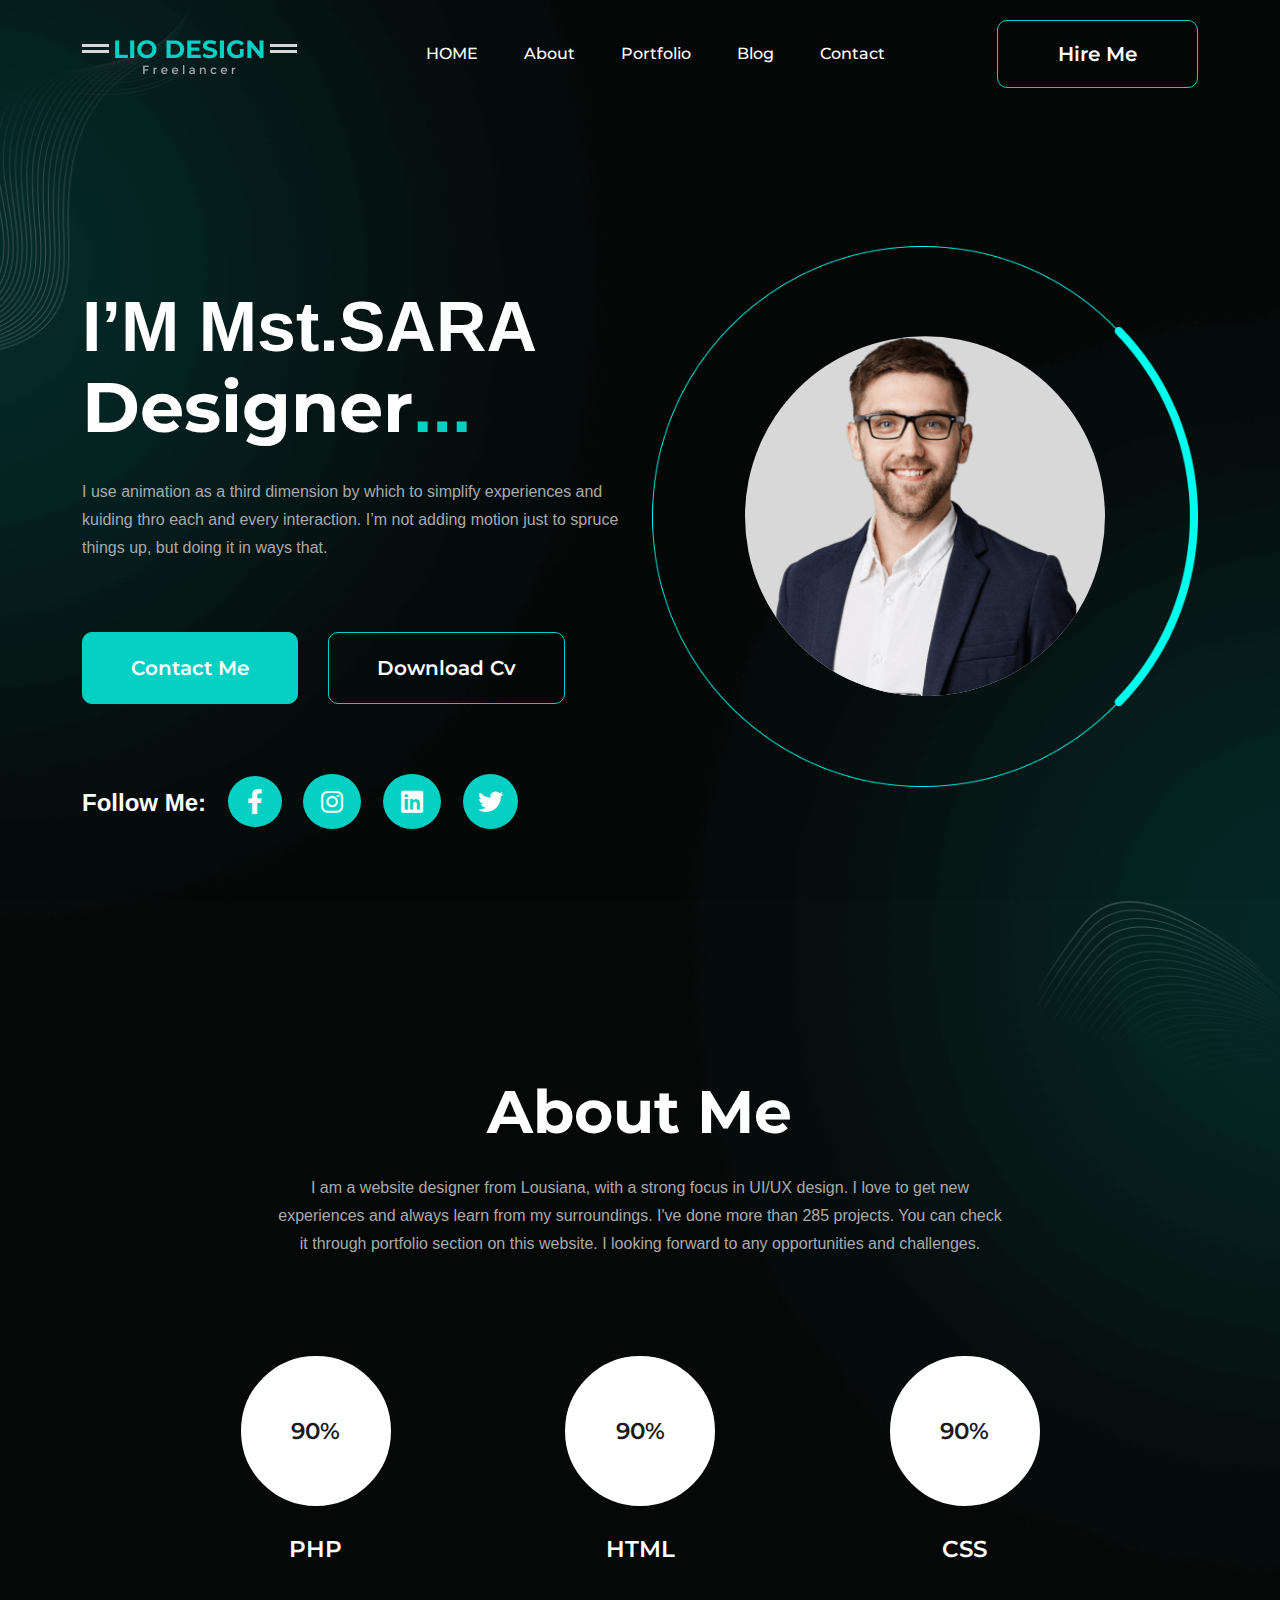
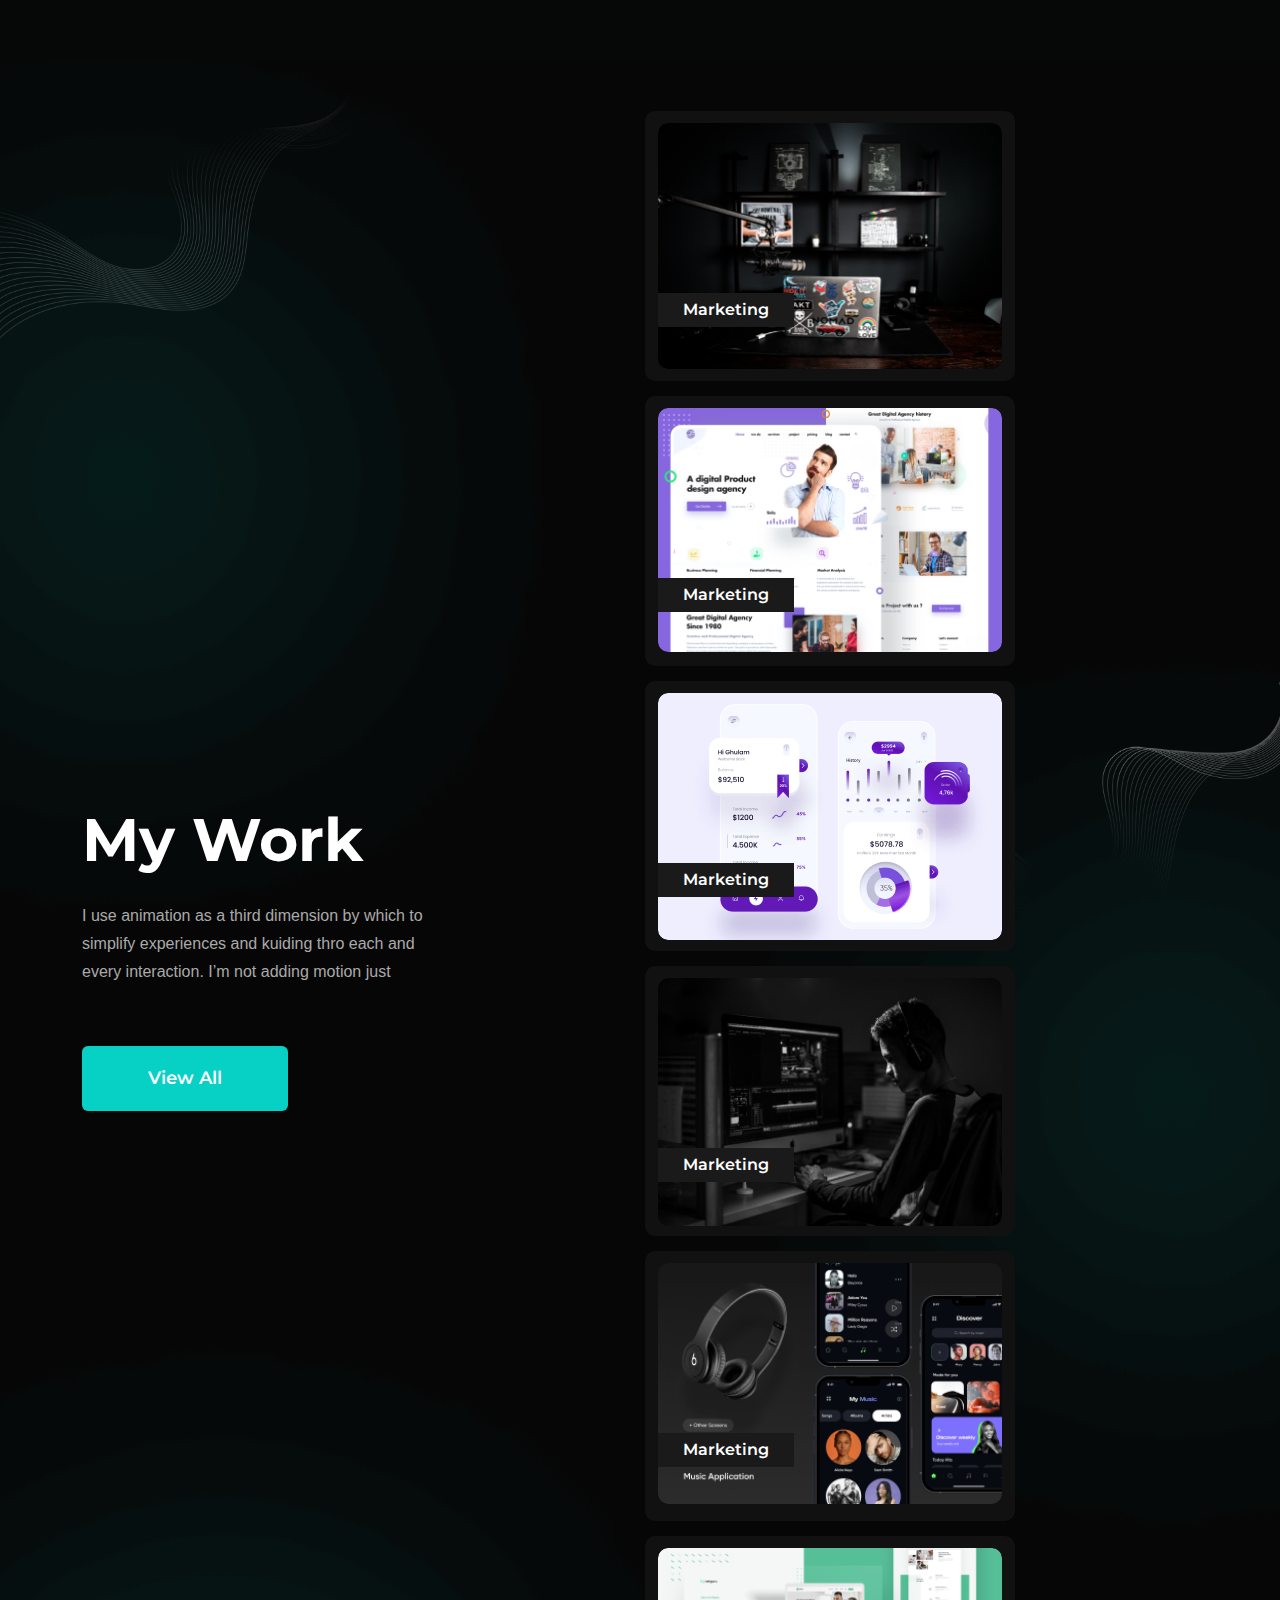
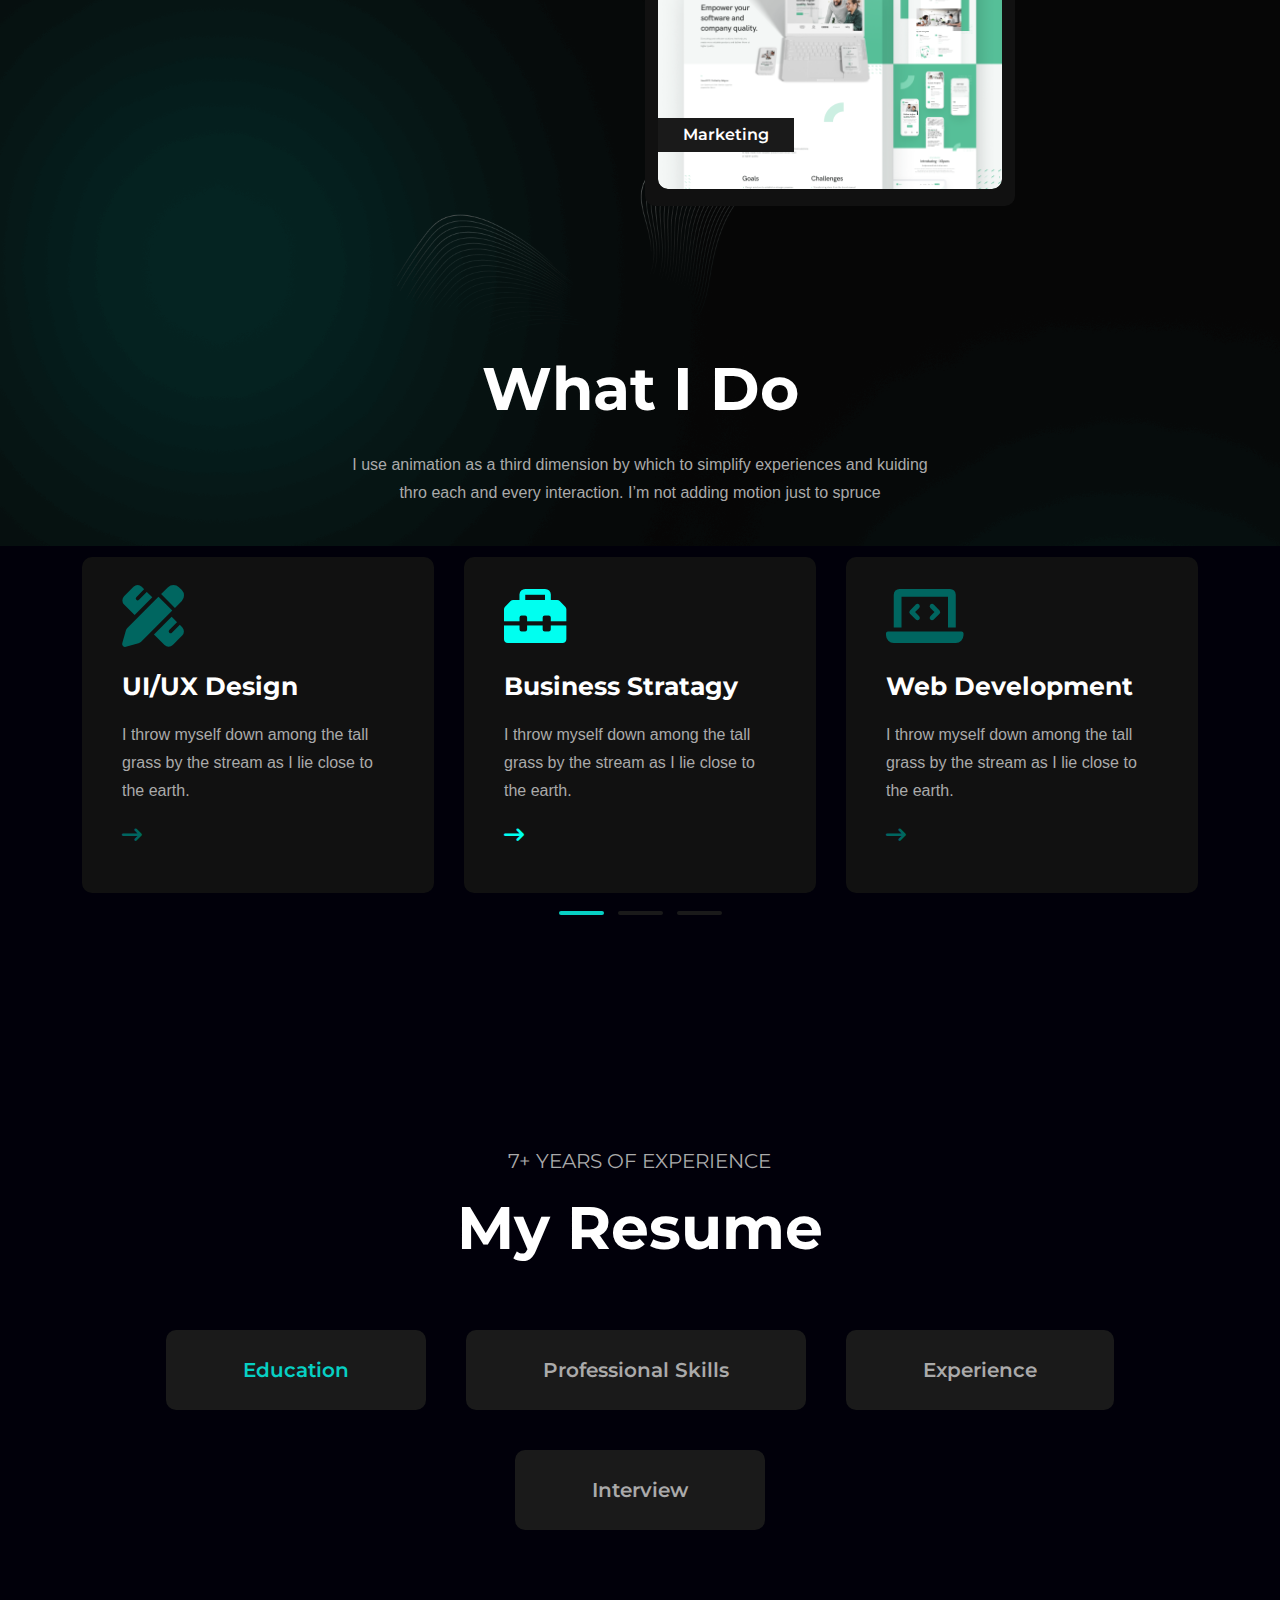
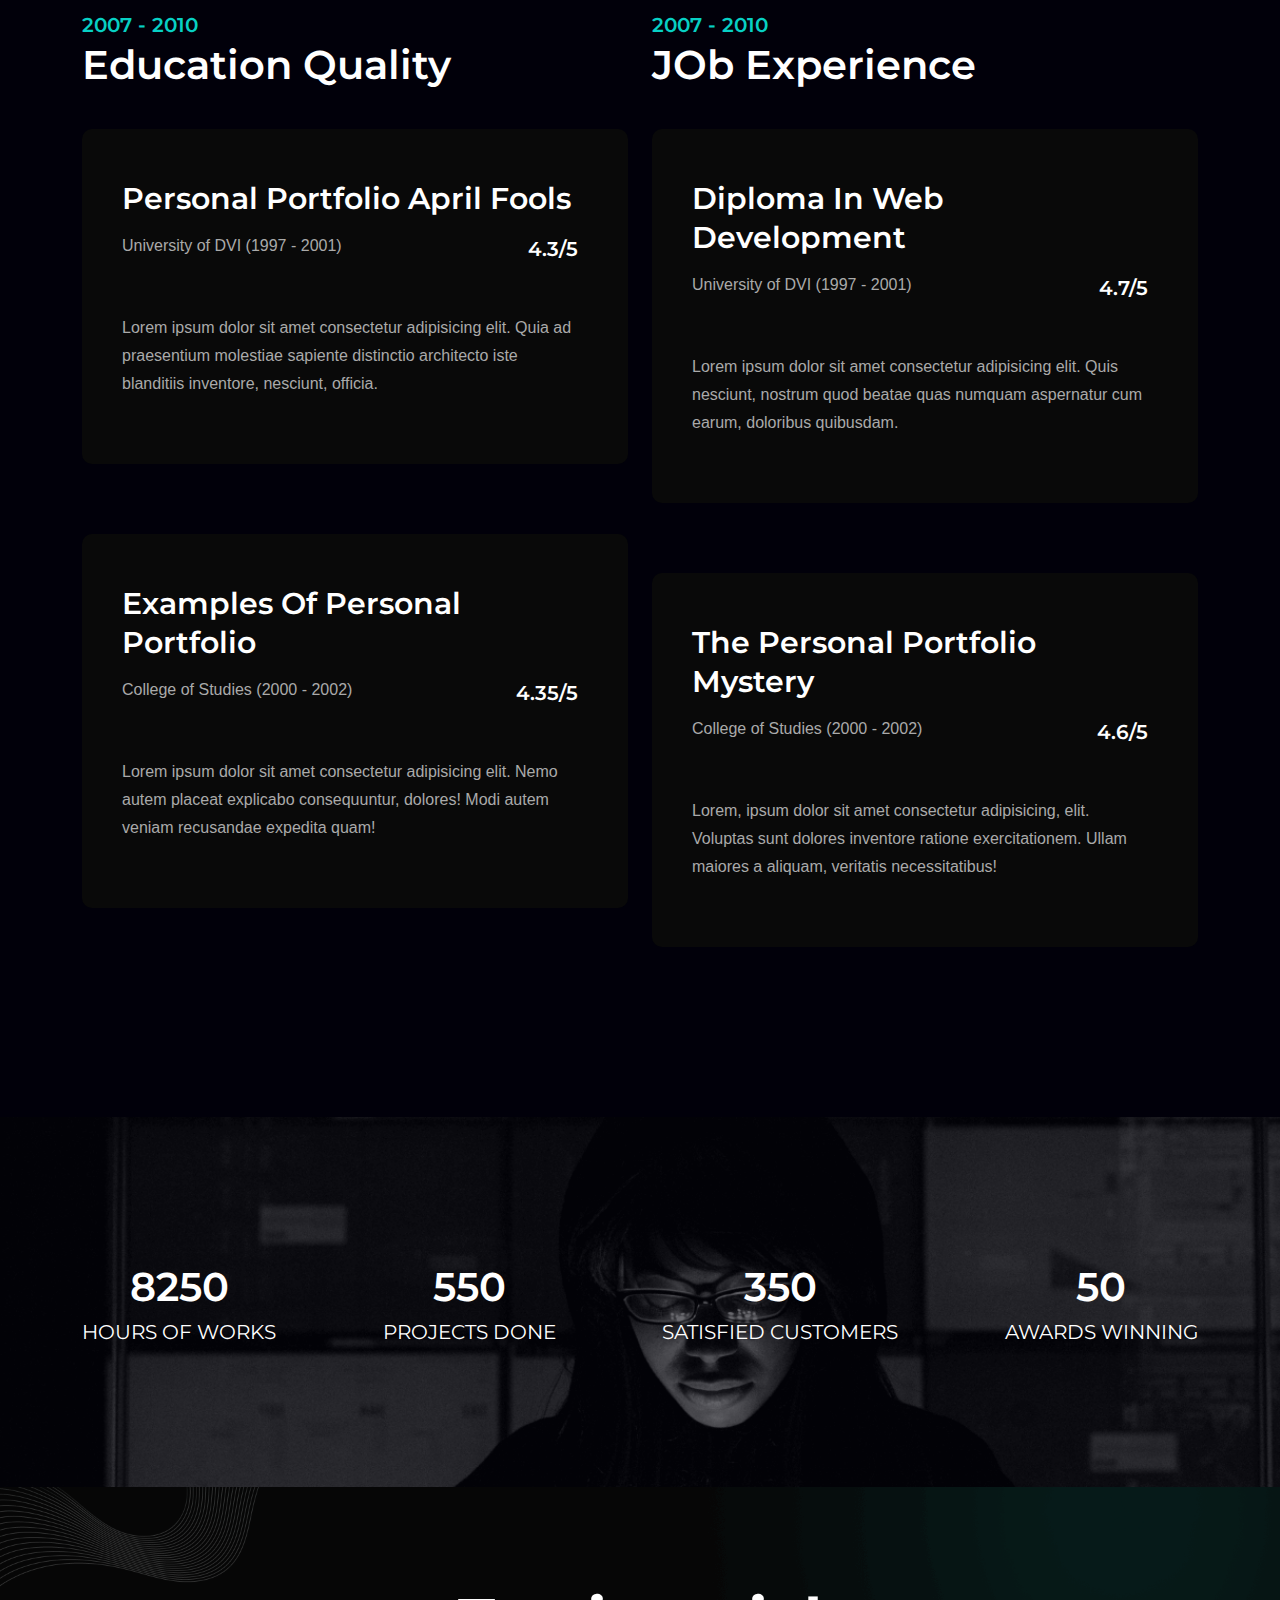
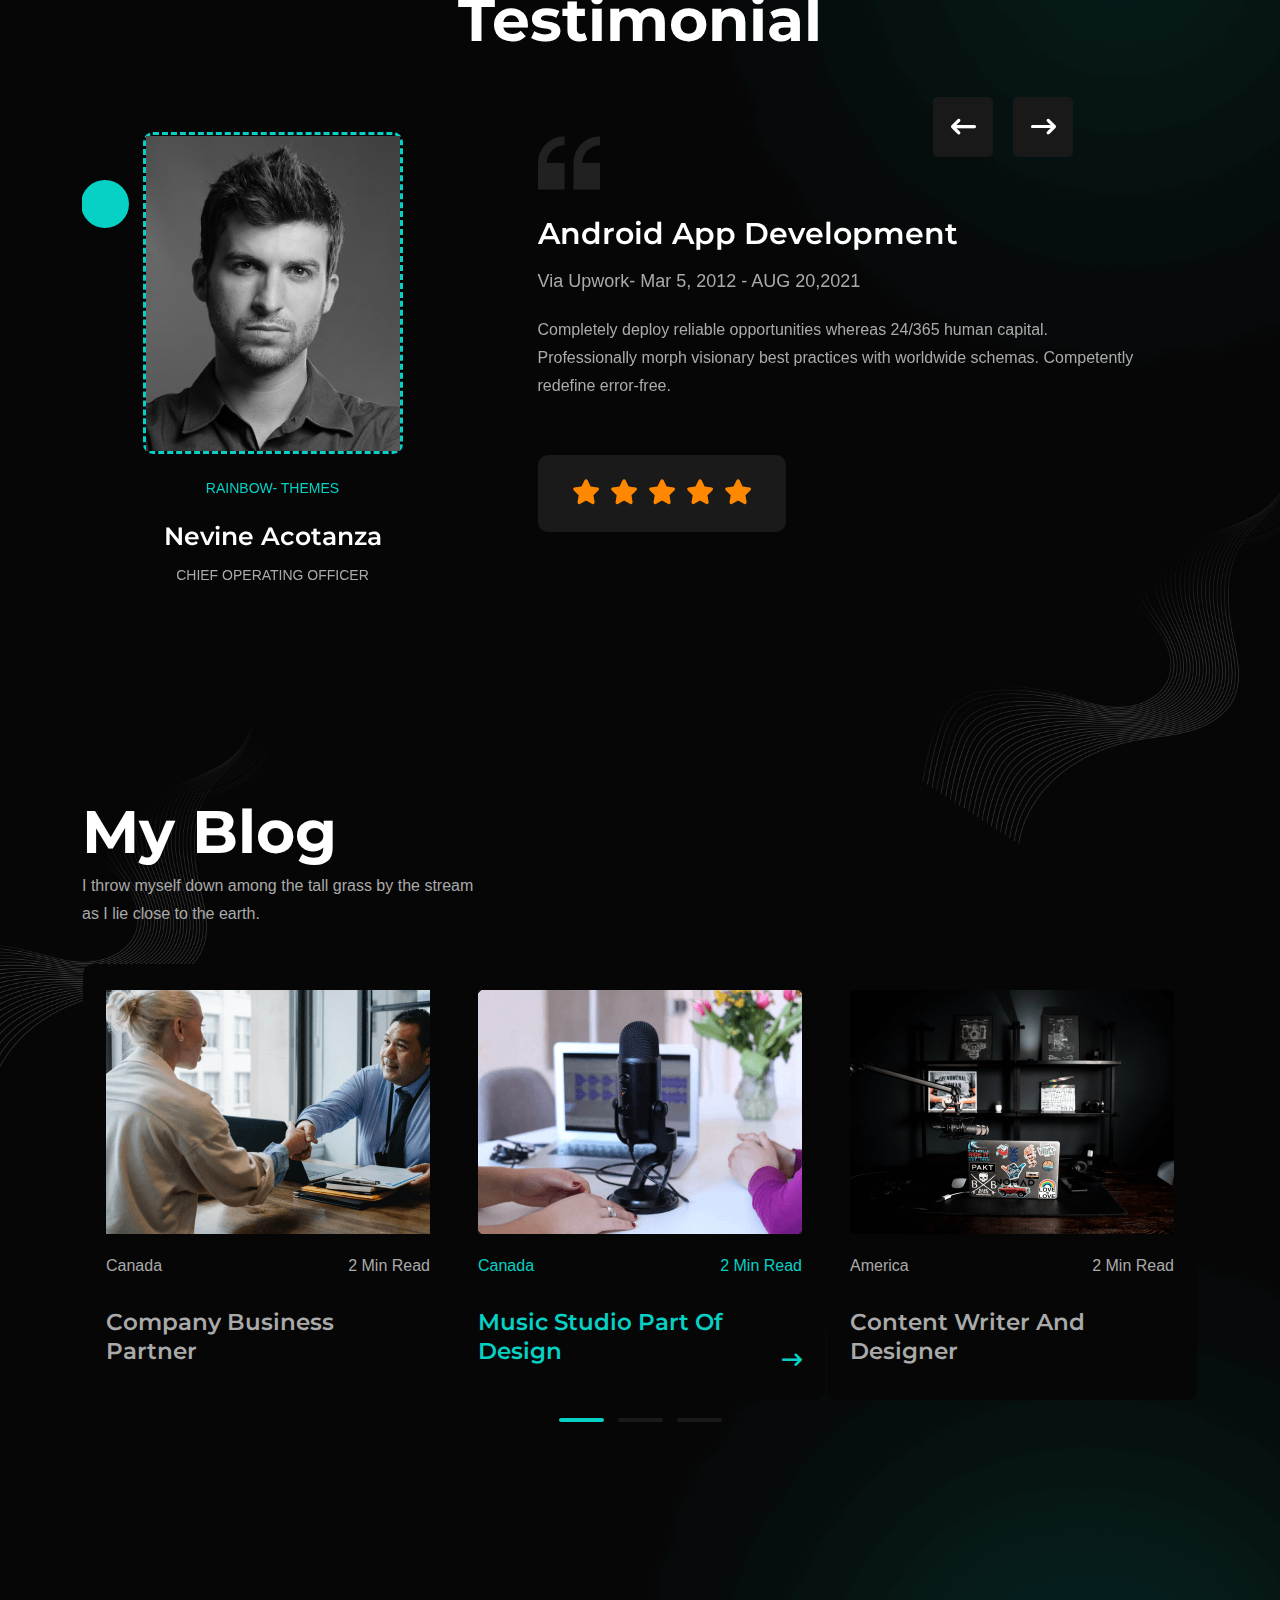
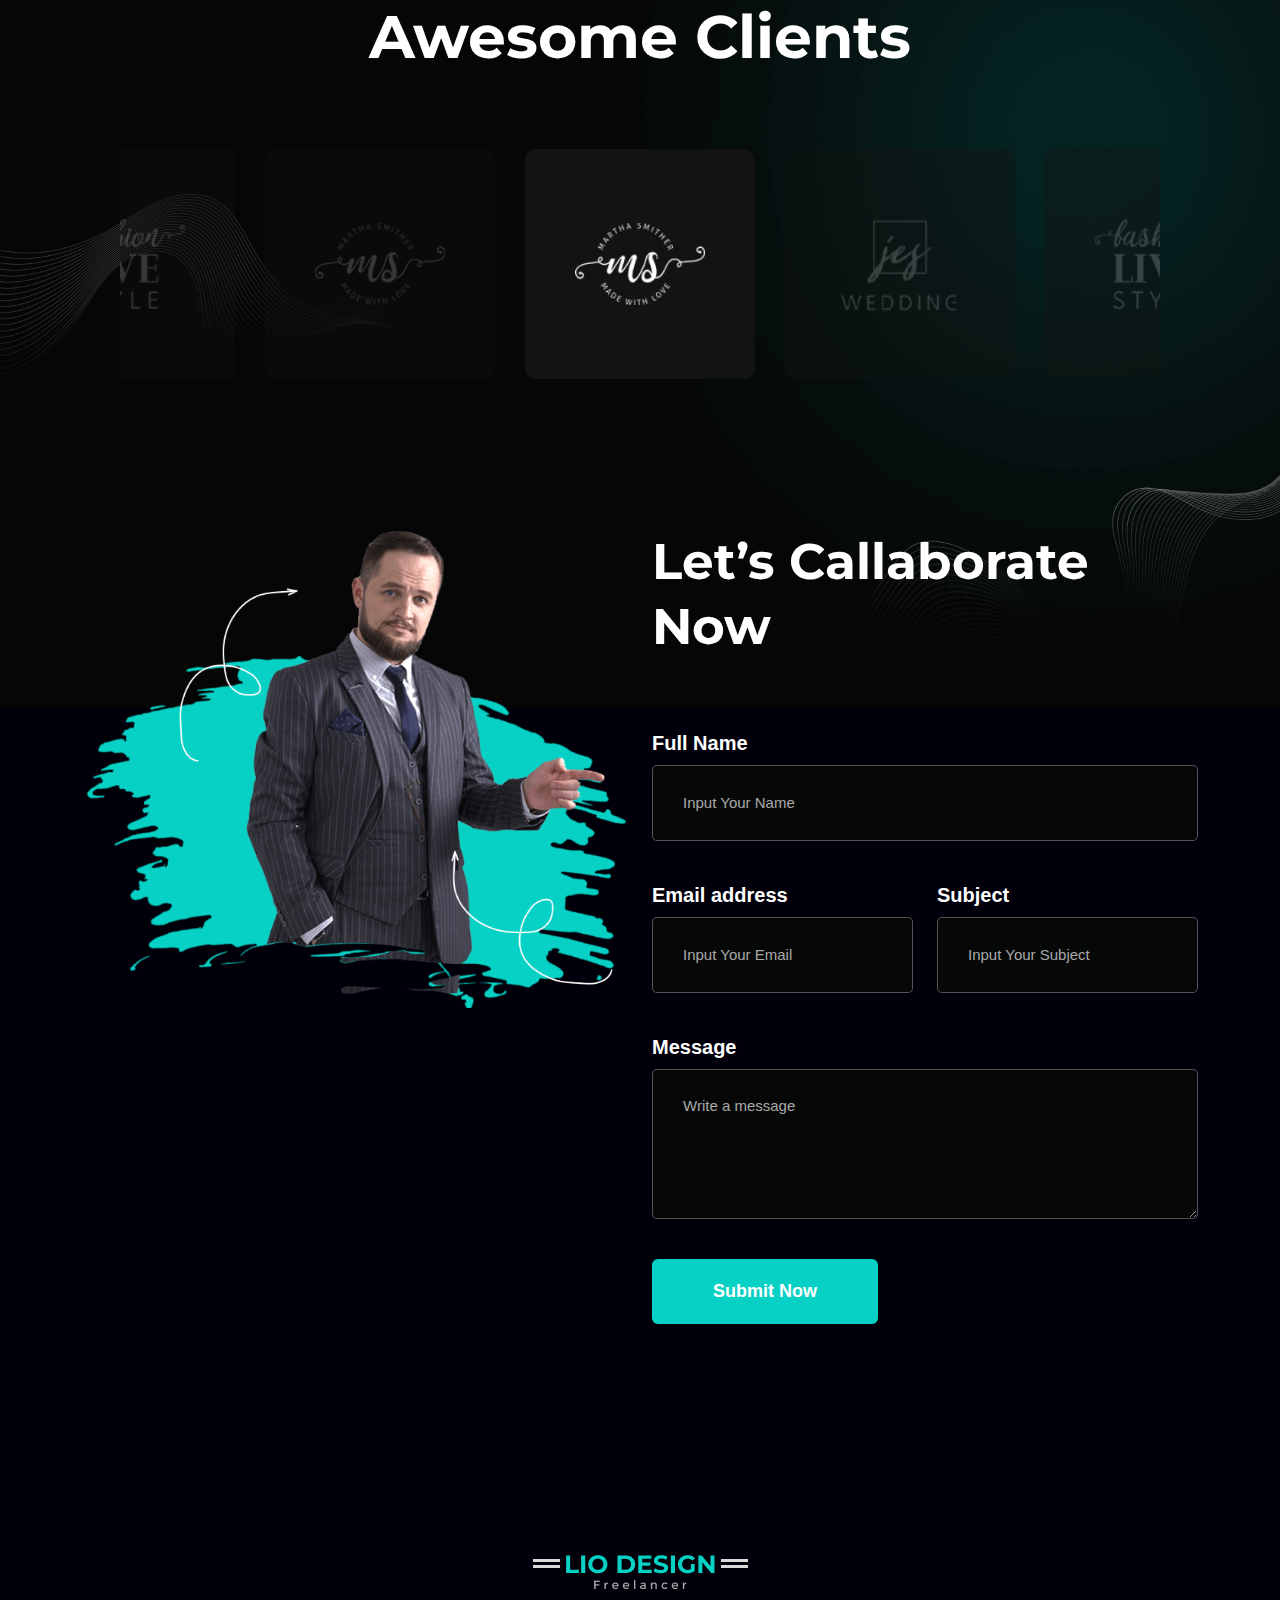
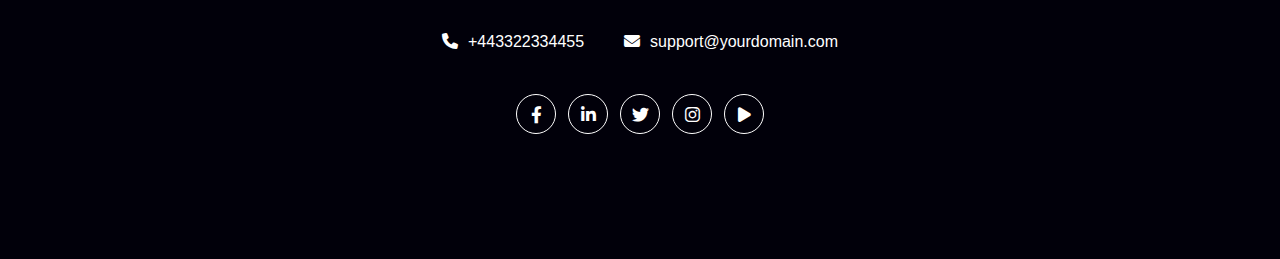
<file: index.html>
<!DOCTYPE html>
<html lang="en">

<head>
	<meta charset="UTF-8" />
	<meta http-equiv="X-UA-Compatible" content="IE=edge" />
	<meta name="viewport" content="width=device-width, initial-scale=1.0" />
	<title>Mst.Sara</title>
	<link rel="icon" href="images/icon.png" />
	<!--===== CSS =====-->
	<!-- Bootstrap Css -->
	<link rel="stylesheet" href="css/bootstrap.min.css" />
	<!-- Owl Carousel Css -->
	<link rel="stylesheet" href="css/owl.carousel.min.css" />
	<link rel="stylesheet" href="css/owl.theme.default.min.css" />
	<!-- Font Awesome Css -->
	<link rel="stylesheet" href="css/all.min.css" />

	<!-- Style Css -->
	<link rel="stylesheet" href="css/style.css" />
	<!-- Responsive Css -->
	<link rel="stylesheet" href="css/responsive.css" />
</head>

<body class="body-v2">
	<!--===== Preloader Starts =====-->
	<div class="preloader-area">
		<div class="spinner">
			<div class="inner">
				<div class="disc"></div>
				<div class="disc"></div>
				<div class="disc"></div>
			</div>
		</div>
	</div>
	<!--===== Preloader Ends =====-->
	<div class="body-bg-one">
		<!--===== Header Starts =====-->
		<header class="header-v2">
			<!-- Main Menu Starts -->
			<div class="main-menu">
				<nav class="navbar navbar-expand-lg bg-light menu-two" id="topMenu">
					<div class="container">
						<a class="navbar-brand" href="index.html">
							<img src="images/logo-v2.png" alt="Logo" />
							<span class="visually-hidden">MST.SARA</span>
						</a>
						<button class="navbar-toggler" type="button" data-bs-toggle="offcanvas"
							data-bs-target="#offcanvasMenu" aria-controls="offcanvasMenu">
							<span>
								<i class="fa-solid fa-bars"></i>
							</span>
						</button>
						<div class="collapse navbar-collapse" id="primaryMenu">
							<ul class="navbar-nav mx-auto">
								<li class="nav-item">
									<a class="nav-link" href="index.html">hOME</a>
								</li>
								<li class="nav-item">
									<a class="nav-link" href="#features">About</a>
								</li>
								<li class="nav-item">
									<a class="nav-link" href="#portfolio">Portfolio</a>
								</li>
								<li class="nav-item">
									<a class="nav-link" href="#blogs">Blog</a>
								</li>
								<li class="nav-item">
									<a class="nav-link" href="#footer-contact">Contact</a>
								</li>
							</ul>
							<a href="#" class="btn btn-outline-primary">Hire Me</a>
						</div>
						<!-- Primary Menu Ends -->
					</div>
				</nav>
			</div>
			<!-- Main Menu Ends -->
			<!-- OffCanvas NavMenu Starts -->
			<div class="offcanvas offcanvas-end" tabindex="-1" id="offcanvasMenu">
				<div class="offcanvas-header">
					<a href="index.html" class="navbar-brand">
						<img src="images/logo-v2.png" alt="" />
					</a>
					<button type="button" class="btn-close ms-auto" data-bs-dismiss="offcanvas" aria-label="Close">
						<i class="fa-solid fa-xmark"></i>
					</button>
				</div>
				<div class="offcanvas-body" id="off-menu">
					<nav class="navbar navbar-dark">
						<ul class="navbar-nav mx-auto">
							<li class="nav-item">
								<a class="nav-link" href="index.html">Home</a>
							</li>
							<li class="nav-item">
								<a class="nav-link" href="#features">Features</a>
							</li>
							<li class="nav-item">
								<a class="nav-link" href="#portfolio">Portfolio</a>
							</li>
							<li class="nav-item">
								<a class="nav-link" href="#clients">Clients</a>
							</li>
							<li class="nav-item">
								<a class="nav-link" href="#blogs">Blogs</a>
							</li>
							<li class="nav-item">
								<a class="nav-link" href="#footer-contact">Contact</a>
							</li>
						</ul>
						<a href="#" class="btn btn-outline-primary mx-auto">Hire Me</a>
					</nav>
				</div>
			</div>
			<!-- OffCanvas NavMenu Ends -->
			<div class="hero-section">
				<div class="container">
					<div class="row">
						<div class="col-md-6">
							<div class="hero-intro hometwo">
								<h1 data-aos="fade-right">
									<span class="highlight-text">I’M mst.SARA</span>
									Designer<span class="highlight-color">...</span>
								</h1>
								<p data-aos="fade-right">
									I use animation as a third dimension by which to simplify experiences and kuiding
									thro each and every interaction. I’m not adding motion just to spruce things up, but
									doing it in ways that.
								</p>
								<div class="multi-btn">
									<a href="#" class="btn btn-primary" data-aos="fade-right">Contact Me</a>
									<a href="#" class="btn btn-outline-primary" data-aos="fade-left">Download Cv</a>
								</div>
								<ul class="header-link">
									<li>
										Follow Me:
									</li>
									<li>
										<a href="#">
											<i class="fa-brands fa-facebook-f"></i>
										</a>
									</li>
									<li>
										<a href="#">
											<i class="fa-brands fa-instagram"></i>
										</a>
									</li>
									<li>
										<a href="#">
											<i class="fa-brands fa-linkedin"></i>
										</a>
									</li>
									<li>
										<a href="#">
											<i class="fa-brands fa-twitter"></i>
										</a>
									</li>
								</ul>
							</div>
							<!-- Hero Intro Ends -->
						</div>
						<div class="col-md-6">
							<div class="hero-img">
								<img src="images/hero-img-tow-bg.png" alt="" class="main-img" />
								<div class="hero-pimg"></div>
							</div>
						</div>
					</div>
				</div>
			</div>
			<!-- Hero Section Ends -->
		</header>
		<!--===== Header Ends =====-->
		<!--===== SKills Starts =====-->
		<section class="skills-section">
			<div class="container">
				<div class="row">
					<div class="col-md-12">
						<div class="section-header">
							<h2>About Me</h2>
							<p>
								I am a website designer from Lousiana, with a strong focus in UI/UX design. I love to
								get new experiences and always learn from my surroundings. I've done more than 285
								projects. You can check it through
								portfolio section on this website. I looking forward to any opportunities and
								challenges.
							</p>
						</div>
						<!-- Section Header Ends -->
					</div>
				</div>
				<div class="progress-body d-flex justify-content-evenly gap-3 pt-5">
					<div class="progress-wrapper">
						<div class="progress">
							<span class="progress-left">
								<span class="progress-bar"></span>
							</span>
							<span class="progress-right">
								<span class="progress-bar"></span>
							</span>
							<div class="progress-value">90%</div>
						</div>
						<span>PHP</span>
					</div>
					<div class="progress-wrapper">
						<div class="progress">
							<span class="progress-left">
								<span class="progress-bar"></span>
							</span>
							<span class="progress-right">
								<span class="progress-bar"></span>
							</span>
							<div class="progress-value">90%</div>
						</div>
						<span>HTML</span>
					</div>
					<div class="progress-wrapper">
						<div class="progress">
							<span class="progress-left">
								<span class="progress-bar"></span>
							</span>
							<span class="progress-right">
								<span class="progress-bar"></span>
							</span>
							<div class="progress-value">90%</div>
						</div>
						<span>CSS</span>
					</div>
				</div>
			</div>
		</section>
		<!--===== Skills Ends =====-->
	</div>
	<div class="body-bg-two">
		<!--===== My Work Starts =====-->
		<section class="my-work" id="portfolio" data-aos="fade-up" data-aos-duration="2000">
			<div class="container">
				<div class="row d-flex align-items-center justify-content-center">
					<div class="col-lg-4 col-md-6">
						<div class="section-content">
							<h2 data-aos="fade-right" data-aos-duration="2000">My Work</h2>
							<p data-aos="fade-right" data-aos-duration="2000">I use animation as a third dimension by
								which to simplify experiences and kuiding thro each and every interaction. I’m not
								adding motion just</p>
							<a href="#" class="btn btn-primary" data-aos="fade-rights">View All</a>
						</div>
					</div>
					<div class="col-lg-8 col-md-12">
						<div class="work-img-wrapper">
							<div class="work-img-box" data-aos="fade-up" data-aos-duration="2000">
								<img src="images/work-img-01.png" alt="" />
								<span>Marketing</span>
							</div>
							<!-- Work Img _box Ends -->
							<div class="work-img-box" data-aos="fade-down" data-aos-duration="2000">
								<img src="images/work-img-02.png" alt="" />
								<span>Marketing</span>
							</div>
							<!-- Work Img _box Ends -->
							<div class="work-img-box" data-aos="fade-right" data-aos-duration="3000">
								<img src="images/work-img-03.png" alt="" />
								<span>Marketing</span>
							</div>
							<!-- Work Img _box Ends -->
							<div class="work-img-box" data-aos="fade-left" data-aos-duration="3000">
								<img src="images/work-img-04.png" alt="" />
								<span>Marketing</span>
							</div>
							<!-- Work Img _box Ends -->
							<div class="work-img-box" data-aos="fade-up-right" data-aos-duration="1500">
								<img src="images/work-img-05.png" alt="" />
								<span>Marketing</span>
							</div>
							<!-- Work Img _box Ends -->
							<div class="work-img-box" data-aos="fade-up-left" data-aos-duration="1500">
								<img src="images/work-img-06.png" alt="" />
								<span>Marketing</span>
							</div>
							<!-- Work Img _box Ends -->
						</div>
					</div>
				</div>
			</div>
		</section>
		<!--===== My Work Ends =====-->
		<!--===== Services Starts =====-->
		<section class="services" id="features" data-aos="fade-up" data-aos-duration="3000">
			<div class="container">
				<div class="row">
					<div class="col-md-12">
						<div class="section-header">
							<h2>What I Do</h2>
							<p>I use animation as a third dimension by which to simplify experiences and kuiding thro
								each and every interaction. I’m not adding motion just to spruce</p>
						</div>
					</div>
				</div>
				<div class="services-carousel owl-carousel owl-theme">
					<div class="item">
						<div class="services-box">
							<i class="fa-solid fa-toolbox"></i>
							<h5>Business Stratagy</h5>
							<p>I throw myself down among the tall grass by the stream as I lie close to the earth.</p>
							<a href="#">
								<i class="fa-solid fa-arrow-right-long"></i>
							</a>
						</div>
						<!-- Services Box Ends -->
					</div>
					<div class="item">
						<div class="services-box">
							<i class="fa-solid fa-laptop-code"></i>
							<h5>Web Development</h5>
							<p>I throw myself down among the tall grass by the stream as I lie close to the earth.</p>
							<a href="#">
								<i class="fa-solid fa-arrow-right-long"></i>
							</a>
						</div>
						<!-- Services Box Ends -->
					</div>
					<div class="item">
						<div class="services-box">
							<i class="fa-solid fa-pen-ruler"></i>
							<h5>UI/UX Design</h5>
							<p>I throw myself down among the tall grass by the stream as I lie close to the earth.</p>
							<a href="#">
								<i class="fa-solid fa-arrow-right-long"></i>
							</a>
						</div>
						<!-- Services Box Ends -->
					</div>
				</div>
			</div>
		</section>
		<!--===== Services Ends=====-->
		<!--===== Resume Starts =====-->
		<section class="my-resume resume-2">
			<div class="container">
				<div class="row">
					<div class="col-md-12">
						<div class="section-header">
							<span class="subtitle">
								7+ YEARS OF EXPERIENCE
							</span>
							<h2>my resume</h2>
						</div>
					</div>
				</div>
				<div class="row">
					<div class="col-md-12">
						<div class="resume-tabs">
							<ul class="nav nav-pills mb-3" id="resume-pills-tab" role="tablist">
								<li class="nav-item" role="presentation">
									<button class="nav-link active" id="resume-pills-education-tab"
										data-bs-toggle="pill" data-bs-target="#resume-pills-education" type="button"
										role="tab" aria-controls="resume-pills-education" aria-selected="true">
										Education
									</button>
								</li>
								<li class="nav-item" role="presentation">
									<button class="nav-link" id="resume-pills-professional-tab" data-bs-toggle="pill"
										data-bs-target="#resume-pills-professional" type="button" role="tab"
										aria-controls="resume-pills-professional" aria-selected="false">
										Professional Skills
									</button>
								</li>
								<li class="nav-item" role="presentation">
									<button class="nav-link" id="resume-pills-experience-tab" data-bs-toggle="pill"
										data-bs-target="#resume-pills-experience" type="button" role="tab"
										aria-controls="resume-pills-experience" aria-selected="false">
										Experience
									</button>
								</li>
								<li class="nav-item" role="presentation">
									<button class="nav-link" id="resume-pills-interview-tab" data-bs-toggle="pill"
										data-bs-target="#resume-pills-interview" type="button" role="tab"
										aria-controls="resume-pills-interview" aria-selected="false">
										Interview
									</button>
								</li>
							</ul>
							<div class="tab-content" id="resume-pills-tabContent">
								<div class="tab-pane fade show active" id="resume-pills-education" role="tabpanel"
									aria-labelledby="resume-pills-education-tab">
									<div class="row">
										<div class="col-md-6">
											<div class="content-wrapper" data-aos="zoom-in-left"
												data-aos-duration="3000">
												<div class="section-content">
													<span class="time-frame">
														2007 - 2010
													</span>
													<h3>Education Quality</h3>
												</div>
												<div class="content-box">
													<h4>Personal Portfolio April Fools</h4>
													<div class="content-review">
														<span class="pl-time">University of DVI (1997 - 2001)</span>
														<span class="ratings">4.3/5</span>
													</div>
													<p>
														Lorem ipsum dolor sit amet consectetur adipisicing elit. Quia ad
														praesentium molestiae sapiente distinctio architecto iste
														blanditiis inventore, nesciunt, officia.
													</p>
												</div>
												<div class="content-box">
													<h4>Examples Of Personal Portfolio</h4>
													<div class="content-review">
														<span class="pl-time">College of Studies (2000 - 2002)</span>
														<span class="ratings">4.35/5</span>
													</div>
													<p>
														Lorem ipsum dolor sit amet consectetur adipisicing elit. Nemo
														autem placeat explicabo consequuntur, dolores! Modi autem veniam
														recusandae expedita quam!
													</p>
												</div>
											</div>
											<!-- Content Wrapper Ends -->
										</div>
										<div class="col-md-6">
											<div class="content-wrapper" data-aos="zoom-in-right"
												data-aos-duration="3000">
												<div class="section-content">
													<span class="time-frame">
														2007 - 2010
													</span>
													<h3>JOb Experience</h3>
												</div>
												<div class="content-box">
													<h4>Diploma in Web Development</h4>
													<div class="content-review">
														<span class="pl-time">University of DVI (1997 - 2001)</span>
														<span class="ratings">4.7/5</span>
													</div>
													<p>
														Lorem ipsum dolor sit amet consectetur adipisicing elit. Quis
														nesciunt, nostrum quod beatae quas numquam aspernatur cum earum,
														doloribus quibusdam.
													</p>
												</div>
												<div class="content-box">
													<h4>The Personal Portfolio Mystery</h4>
													<div class="content-review">
														<span class="pl-time">College of Studies (2000 - 2002)</span>
														<span class="ratings">4.6/5</span>
													</div>
													<p>
														Lorem, ipsum dolor sit amet consectetur adipisicing, elit.
														Voluptas sunt dolores inventore ratione exercitationem. Ullam
														maiores a aliquam, veritatis necessitatibus!
													</p>
												</div>
											</div>
											<!-- Content Wrapper Ends -->
										</div>
										<div class="img-position-1">
											<img src="images/shape-002.png" alt="">
										</div>
										<div class="img-position-2">
											<img src="images/shape-002.png" alt="">
										</div>
									</div>
								</div>
								<div class="tab-pane fade" id="resume-pills-professional" role="tabpanel"
									aria-labelledby="resume-pills-professional-tab">
									<div class="row">
										<div class="col-md-6">
											<div class="content-wrapper" data-aos="zoom-in-left"
												data-aos-duration="3000">
												<div class="section-content">
													<span class="time-frame">
														2007 - 2010
													</span>
													<h3>Education Quality</h3>
												</div>
												<div class="content-box">
													<h4>Personal Portfolio April Fools</h4>
													<div class="content-review">
														<span class="pl-time">University of DVI (1997 - 2001)</span>
														<span class="ratings">4.3/5</span>
													</div>
													<p>
														Lorem ipsum dolor sit amet consectetur adipisicing elit. Quia ad
														praesentium molestiae sapiente distinctio architecto iste
														blanditiis inventore, nesciunt, officia.
													</p>
												</div>
												<div class="content-box">
													<h4>Examples Of Personal Portfolio</h4>
													<div class="content-review">
														<span class="pl-time">College of Studies (2000 - 2002)</span>
														<span class="ratings">4.35/5</span>
													</div>
													<p>
														Lorem ipsum dolor sit amet consectetur adipisicing elit. Nemo
														autem placeat explicabo consequuntur, dolores! Modi autem veniam
														recusandae expedita quam!
													</p>
												</div>
											</div>
											<!-- Content Wrapper Ends -->
										</div>
										<div class="col-md-6">
											<div class="content-wrapper" data-aos="zoom-in-right"
												data-aos-duration="3000">
												<div class="section-content">
													<span class="time-frame">
														2007 - 2010
													</span>
													<h3>JOb Experience</h3>
												</div>
												<div class="content-box">
													<h4>Diploma in Web Development</h4>
													<div class="content-review">
														<span class="pl-time">University of DVI (1997 - 2001)</span>
														<span class="ratings">4.7/5</span>
													</div>
													<p>
														Lorem ipsum dolor sit amet consectetur adipisicing elit. Quis
														nesciunt, nostrum quod beatae quas numquam aspernatur cum earum,
														doloribus quibusdam.
													</p>
												</div>
												<div class="content-box">
													<h4>The Personal Portfolio Mystery</h4>
													<div class="content-review">
														<span class="pl-time">College of Studies (2000 - 2002)</span>
														<span class="ratings">4.6/5</span>
													</div>
													<p>
														Lorem, ipsum dolor sit amet consectetur adipisicing, elit.
														Voluptas sunt dolores inventore ratione exercitationem. Ullam
														maiores a aliquam, veritatis necessitatibus!
													</p>
												</div>
											</div>
											<!-- Content Wrapper Ends -->
										</div>
										<div class="img-position-1">
											<img src="images/shape-002.png" alt="">
										</div>
										<div class="img-position-2">
											<img src="images/shape-002.png" alt="">
										</div>
									</div>
								</div>
								<div class="tab-pane fade" id="resume-pills-experience" role="tabpanel"
									aria-labelledby="resume-pills-experience-tab">
									<div class="row">
										<div class="col-md-6">
											<div class="content-wrapper" data-aos="zoom-in-left"
												data-aos-duration="3000">
												<div class="section-content">
													<span class="time-frame">
														2007 - 2010
													</span>
													<h3>Education Quality</h3>
												</div>
												<div class="content-box">
													<h4>Personal Portfolio Demonstration</h4>
													<div class="content-review">
														<span class="pl-time">University of DVI (1997 - 2001)</span>
														<span class="ratings">4.3/5</span>
													</div>
													<p>
														Lorem ipsum dolor sit amet consectetur adipisicing elit. Quia ad
														praesentium molestiae sapiente distinctio architecto iste
														blanditiis inventore, nesciunt, officia.
													</p>
												</div>
												<div class="content-box">
													<h4>Examples Of Personal Portfolio</h4>
													<div class="content-review">
														<span class="pl-time">College of Studies (2000 - 2002)</span>
														<span class="ratings">4.35/5</span>
													</div>
													<p>
														Lorem ipsum dolor sit amet consectetur adipisicing elit. Nemo
														autem placeat explicabo consequuntur, dolores! Modi autem veniam
														recusandae expedita quam!
													</p>
												</div>
											</div>
											<!-- Content Wrapper Ends -->
										</div>
										<div class="col-md-6">
											<div class="content-wrapper" data-aos="zoom-in-right"
												data-aos-duration="3000">
												<div class="section-content">
													<span class="time-frame">
														2007 - 2010
													</span>
													<h3>JOb Experience</h3>
												</div>
												<div class="content-box">
													<h4>Diploma in Web Development</h4>
													<div class="content-review">
														<span class="pl-time">University of DVI (1997 - 2001)</span>
														<span class="ratings">4.7/5</span>
													</div>
													<p>
														Lorem ipsum dolor sit amet consectetur adipisicing elit. Quis
														nesciunt, nostrum quod beatae quas numquam aspernatur cum earum,
														doloribus quibusdam.
													</p>
												</div>
												<div class="content-box">
													<h4>The Personal Portfolio Mystery</h4>
													<div class="content-review">
														<span class="pl-time">College of Studies (2000 - 2002)</span>
														<span class="ratings">4.6/5</span>
													</div>
													<p>
														Lorem, ipsum dolor sit amet consectetur adipisicing, elit.
														Voluptas sunt dolores inventore ratione exercitationem. Ullam
														maiores a aliquam, veritatis necessitatibus!
													</p>
												</div>
											</div>
											<!-- Content Wrapper Ends -->
										</div>
										<div class="img-position-1">
											<img src="images/shape-002.png" alt="">
										</div>
										<div class="img-position-2">
											<img src="images/shape-002.png" alt="">
										</div>
									</div>
								</div>
								<div class="tab-pane fade" id="resume-pills-interview" role="tabpanel"
									aria-labelledby="resume-pills-interview-tab">
									<div class="row">
										<div class="col-md-6">
											<div class="content-wrapper" data-aos="zoom-in-left"
												data-aos-duration="3000">
												<div class="section-content">
													<span class="time-frame">
														2007 - 2010
													</span>
													<h3>Education Quality</h3>
												</div>
												<div class="content-box">
													<h4>Personal Portfolio Demonstration</h4>
													<div class="content-review">
														<span class="pl-time">University of DVI (1997 - 2001)</span>
														<span class="ratings">4.3/5</span>
													</div>
													<p>
														Lorem ipsum dolor sit amet consectetur adipisicing elit. Quia ad
														praesentium molestiae sapiente distinctio architecto iste
														blanditiis inventore, nesciunt, officia.
													</p>
												</div>
												<div class="content-box">
													<h4>Examples Of Personal Portfolio</h4>
													<div class="content-review">
														<span class="pl-time">College of Studies (2000 - 2002)</span>
														<span class="ratings">4.35/5</span>
													</div>
													<p>
														Lorem ipsum dolor sit amet consectetur adipisicing elit. Nemo
														autem placeat explicabo consequuntur, dolores! Modi autem veniam
														recusandae expedita quam!
													</p>
												</div>
											</div>
											<!-- Content Wrapper Ends -->
										</div>
										<div class="col-md-6">
											<div class="content-wrapper" data-aos="zoom-in-right"
												data-aos-duration="3000">
												<div class="section-content">
													<span class="time-frame">
														2007 - 2010
													</span>
													<h3>JOb Experience</h3>
												</div>
												<div class="content-box">
													<h4>Diploma in Web Development</h4>
													<div class="content-review">
														<span class="pl-time">University of DVI (1997 - 2001)</span>
														<span class="ratings">4.7/5</span>
													</div>
													<p>
														Lorem ipsum dolor sit amet consectetur adipisicing elit. Quis
														nesciunt, nostrum quod beatae quas numquam aspernatur cum earum,
														doloribus quibusdam.
													</p>
												</div>
												<div class="content-box">
													<h4>The Personal Portfolio Mystery</h4>
													<div class="content-review">
														<span class="pl-time">College of Studies (2000 - 2002)</span>
														<span class="ratings">4.6/5</span>
													</div>
													<p>
														Lorem, ipsum dolor sit amet consectetur adipisicing, elit.
														Voluptas sunt dolores inventore ratione exercitationem. Ullam
														maiores a aliquam, veritatis necessitatibus!
													</p>
												</div>
											</div>
											<!-- Content Wrapper Ends -->
										</div>
										<div class="img-position-1">
											<img src="images/shape-002.png" alt="">
										</div>
										<div class="img-position-2">
											<img src="images/shape-002.png" alt="">
										</div>
									</div>
								</div>
							</div>
						</div>
					</div>
				</div>
			</div>
		</section>
		<!--===== Resume Ends =====-->
	</div>
	<!--===== Counter Section Starts =====-->
	<div class="counter-section">
		<div class="container">
			<div class="counter-wrapper">
				<div class="counter-box">
					<span class="counter">8250</span>
					<span class="counter-text">HOURS OF WORKS</span>
				</div>
				<div class="counter-box">
					<span class="counter">550</span>
					<span class="counter-text">PROJECTS DONE</span>
				</div>
				<div class="counter-box">
					<span class="counter">350</span>
					<span class="counter-text">SATISFIED CUSTOMERS</span>
				</div>
				<div class="counter-box">
					<span class="counter">50</span>
					<span class="counter-text">AWARDS WINNING</span>
				</div>
			</div>
		</div>
	</div>
	<!--===== Counter Section  Ends =====-->

	<div class="body-bg-three">
		<!--===== Testimonial Starts =====-->
		<section class="testimonial testimonial-v2">
			<div class="container">
				<div class="row">
					<div class="col-md-12">
						<div class="section-header">
							<h2>Testimonial</h2>
						</div>
						<!-- Section Header Ends -->
					</div>
				</div>
				<div class="testimonial-carousel owl-carousel owl-theme">
					<div class="items" data-aos="zoom-in-down" data-aos-duration="3000">
						<div class="testimonial-wrapper">
							<div class="testimonial-info">
								<div class="img-bg-overlay">
									<img src="images/client01.jpg" alt="" />
								</div>
								<div class="info-text">
									<a href="#">
										<span class="company-name">RAINBOW- THEMES</span>
									</a>
									<h5>Nevine Acotanza</h5>
									<span class="company-position">Chief Operating Officer</span>
								</div>
							</div>
							<!-- Testimonial Info Ends -->
							<div class="testimonal-intro">
								<img src="images/quotation-img.png" alt="" />
								<h4 class="project-category">
									Android App Development
								</h4>
								<span class="platform">Via Upwork- Mar 5, 2012 - AUG 20,2021</span>
								<p>Completely deploy reliable opportunities whereas 24/365 human capital. Professionally
									morph visionary best practices with worldwide schemas. Competently redefine
									error-free.</p>
								<ul class="review-stars">
									<li>
										<i class="fa-solid fa-star star-overlay"></i>
									</li>
									<li>
										<i class="fa-solid fa-star star-overlay"></i>
									</li>
									<li>
										<i class="fa-solid fa-star star-overlay"></i>
									</li>
									<li>
										<i class="fa-solid fa-star star-overlay"></i>
									</li>
									<li>
										<i class="fa-solid fa-star star-overlay"></i>
									</li>
								</ul>
							</div>
							<!-- Testimonial Intro Ends -->
						</div>
						<!-- Testimonial Wrapper Ends -->
					</div>
					<!-- Items Ends -->
					<div class="items">
						<div class="testimonial-wrapper">
							<div class="testimonial-info">
								<div class="img-bg-overlay">
									<img src="images/client02.jpg" alt="" />
								</div>
								<div class="info-text">
									<a href="#">
										<span class="company-name">RAINBOW- THEMES</span>
									</a>
									<h5>Nevine Acotanza</h5>
									<span class="company-position">Chief Operating Officer</span>
								</div>
							</div>
							<!-- Testimonial Info Ends -->
							<div class="testimonal-intro">
								<img src="images/quotation-img.png" alt="" />
								<h4 class="project-category">
									Android App Development
								</h4>
								<span class="platform">Via Upwork- Mar 5, 2012 - AUG 20,2021</span>
								<p>Completely deploy reliable opportunities whereas 24/365 human capital. Professionally
									morph visionary best practices with worldwide schemas. Competently redefine
									error-free.</p>
								<ul class="review-stars">
									<li>
										<i class="fa-solid fa-star star-overlay"></i>
									</li>
									<li>
										<i class="fa-solid fa-star star-overlay"></i>
									</li>
									<li>
										<i class="fa-solid fa-star star-overlay"></i>
									</li>
									<li>
										<i class="fa-solid fa-star star-overlay"></i>
									</li>
									<li>
										<i class="fa-solid fa-star star-overlay"></i>
									</li>
								</ul>
							</div>
							<!-- Testimonial Intro Ends -->
						</div>
						<!-- Testimonial Wrapper Ends -->
					</div>
					<!-- Items Ends -->
					<div class="items">
						<div class="testimonial-wrapper">
							<div class="testimonial-info">
								<div class="img-bg-overlay">
									<img src="images/testimonial-person-img-01.png" alt="" />
								</div>
								<div class="info-text">
									<a href="#">
										<span class="company-name">RAINBOW- THEMES</span>
									</a>
									<h5>Nevine Acotanza</h5>
									<span class="company-position">Chief Operating Officer</span>
								</div>
							</div>
							<!-- Testimonial Info Ends -->
							<div class="testimonal-intro">
								<img src="images/quotation-img.png" alt="" />
								<h4 class="project-category">
									Android App Development
								</h4>
								<span class="platform">Via Upwork- Mar 5, 2012 - AUG 20,2021</span>
								<p>Completely deploy reliable opportunities whereas 24/365 human capital. Professionally
									morph visionary best practices with worldwide schemas. Competently redefine
									error-free.</p>
								<ul class="review-stars">
									<li>
										<i class="fa-solid fa-star star-overlay"></i>
									</li>
									<li>
										<i class="fa-solid fa-star star-overlay"></i>
									</li>
									<li>
										<i class="fa-solid fa-star star-overlay"></i>
									</li>
									<li>
										<i class="fa-solid fa-star star-overlay"></i>
									</li>
									<li>
										<i class="fa-solid fa-star star-overlay"></i>
									</li>
								</ul>
							</div>
							<!-- Testimonial Intro Ends -->
						</div>
						<!-- Testimonial Wrapper Ends -->
					</div>
					<!-- Items Ends -->
				</div>
			</div>
		</section>
		<!--===== Testimonial Ends =====-->
		<!--===== Blog Starts =====-->
		<section class="blog-section blog-section-v2" id="blogs">
			<div class="container">
				<div class="blog-header">
					<div class="blog-heading">
						<h2>my blog</h2>
						<p>I throw myself down among the tall grass by the stream as I lie close to the earth.</p>
					</div>
				</div>
				<div class="blog-wrapper blog-carousel owl-carousel owl-theme">
					<div class="item">
						<div class="blog-box" data-aos="fade-right" data-aos-duration="2000">
							<img src="images/blog-one-img-01.png" alt="" />
							<div class="blog-review">
								<span class="blog-category">Canada</span>
								<span class="reading-time">2 min read</span>
							</div>
							<div class="blog-intro">
								<a href="#">
									<h5>Music Studio part of design</h5>
								</a>
								<a href="#">
									<i class="fa-solid fa-arrow-right-long"></i>
								</a>
							</div>
						</div>
						<!-- Blog Box Ends -->
					</div>
					<div class="item">
						<div class="blog-box" data-aos="zoom-in" data-aos-duration="3000">
							<img src="images/blog-one-img-02.png" alt="" />
							<div class="blog-review">
								<span class="blog-category">America</span>
								<span class="reading-time">2 min read</span>
							</div>
							<div class="blog-intro">
								<a href="#">
									<h5>Content Writer And Designer</h5>
								</a>
								<a href="#">
									<i class="fa-solid fa-arrow-right-long"></i>
								</a>
							</div>
						</div>
						<!-- Blog Box Ends -->
					</div>
					<div class="item">
						<div class="blog-box" data-aos="fade-left" data-aos-duration="2000">
							<img src="images/blog-one-img-03.png" alt="" />
							<div class="blog-review">
								<span class="blog-category">Canada</span>
								<span class="reading-time">2 min read</span>
							</div>
							<div class="blog-intro">
								<a href="#">
									<h5>Company Business Partner</h5>
								</a>
								<a href="#">
									<i class="fa-solid fa-arrow-right-long"></i>
								</a>
							</div>
						</div>
						<!-- Blog Box Ends -->
					</div>
				</div>
			</div>
		</section>
		<!--===== Blog Ends =====-->
		<!--===== Client Starts =====-->
		<section class="clients" id="clients">
			<div class="container">
				<div class="row">
					<div class="col-md-12">
						<div class="section-header">
							<h2>Awesome Clients</h2>
						</div>
					</div>
					<div class="client-carousel-wrapper">
						<div class="client-carousel owl-carousel owl-theme">
							<div class="item">
								<img src="images/clients-001.png" alt="" />
							</div>
							<div class="item">
								<img src="images/clients-002.png" alt="" />
							</div>
							<div class="item">
								<img src="images/clients-003.png" alt="" />
							</div>
							<div class="item">
								<img src="images/clients-004.png" alt="" />
							</div>
						</div>
					</div>
				</div>
			</div>
		</section>
		<!--===== Client Ends =====-->
		<!--===== Contact Starts =====-->
		<section class="contact-us">
			<div class="container">
				<div class="row">
					<div class="col-lg-6">
						<div class="section-img">
							<img src="images/contact-us-img.png" alt="" />
						</div>
					</div>
					<div class="col-lg-6">
						<div class="section-content">
							<h2>Let’s Callaborate Now</h2>
						</div>
						<form class="contact-form hometwo" data-aos="fade-up" data-aos-duration="3000">
							<div class="form-group">
								<label for="fullName" class="form-label">Full Name</label>
								<input type="text" class="form-control" id="fullName" aria-describedby="fullName"
									placeholder="Input Your Name" />
							</div>
							<div class="row">
								<div class="col-md-6">
									<div class="form-group">
										<label for="userEmail" class="form-label">Email address</label>
										<input type="email" class="form-control" id="userEmail"
											aria-describedby="userEmail" placeholder="Input Your Email" />
									</div>
								</div>
								<div class="col-md-6">
									<div class="form-group">
										<label for="emailSubject" class="form-label">Subject</label>
										<input type="text" class="form-control" id="emailSubject"
											aria-describedby="emailSubject" placeholder="Input Your Subject" />
									</div>
								</div>
							</div>
							<div class="form-group">
								<label for="userMessage" class="form-label">Message</label>
								<textarea class="form-control" id="userMessage"
									placeholder="Write a message"></textarea>
							</div>
							<button type="submit" class="btn btn-primary">Submit Now</button>
						</form>
					</div>
				</div>
			</div>
		</section>
		<!--===== Contact Ends =====-->
		<!--===== Footer Starts =====-->
		<footer class="footer-v2" id="footer-contact">
			<div class="container">
				<div class="footer-body" data-aos="fade-up" data-aos-duration="2000">
					<a href="#" class="navbar-brand">
						<img src="images/logo-v2.png" alt="" />
					</a>
					<ul class="list-links">
						<li>
							<a href="tel:+443322334455"> <i class="fa-solid fa-phone"></i>+443322334455 </a>
						</li>
						<li>
							<a href="#"> <i class="fa-solid fa-envelope"></i>support@yourdomain.com </a>
						</li>
					</ul>
					<ul class="social-links">
						<li>
							<a href="#">
								<i class="fa-brands fa-facebook-f"></i>
							</a>
						</li>
						<li>
							<a href="#">
								<i class="fa-brands fa-linkedin-in"></i>
							</a>
						</li>
						<li>
							<a href="#">
								<i class="fa-brands fa-twitter"></i>
							</a>
						</li>
						<li>
							<a href="#">
								<i class="fa-brands fa-instagram"></i>
							</a>
						</li>
						<li>
							<a href="#">
								<i class="fa-solid fa-play"></i>
							</a>
						</li>
					</ul>
				</div>
			</div>
		</footer>
		<!--===== Footer Ends =====-->
	</div>
	<!--===== JavaScript =====-->
	<!-- JQuery -->
	<script src="js/jquery-3.6.0.min.js"></script>
	<!-- Bootstrap Js -->
	<script src="js/bootstrap.bundle.min.js"></script>
	<!-- Counter Up Js -->
	<script src="js/jquery.waypoints.min.js"></script>
	<script src="js/jquery.counterup.min.js"></script>
	<!-- Slick Js -->
	<script src="js/owl.carousel.min.js"></script>
	<!-- Progress Bar Js -->
	<script src="js/progressbar.min.js"></script>
	<!-- Sticky Js -->
	<script src="js/jquery.sticky.js"></script>
	<!-- Custom Js -->
	<script src="js/custom.js"></script>
</body>

</html>
</file>
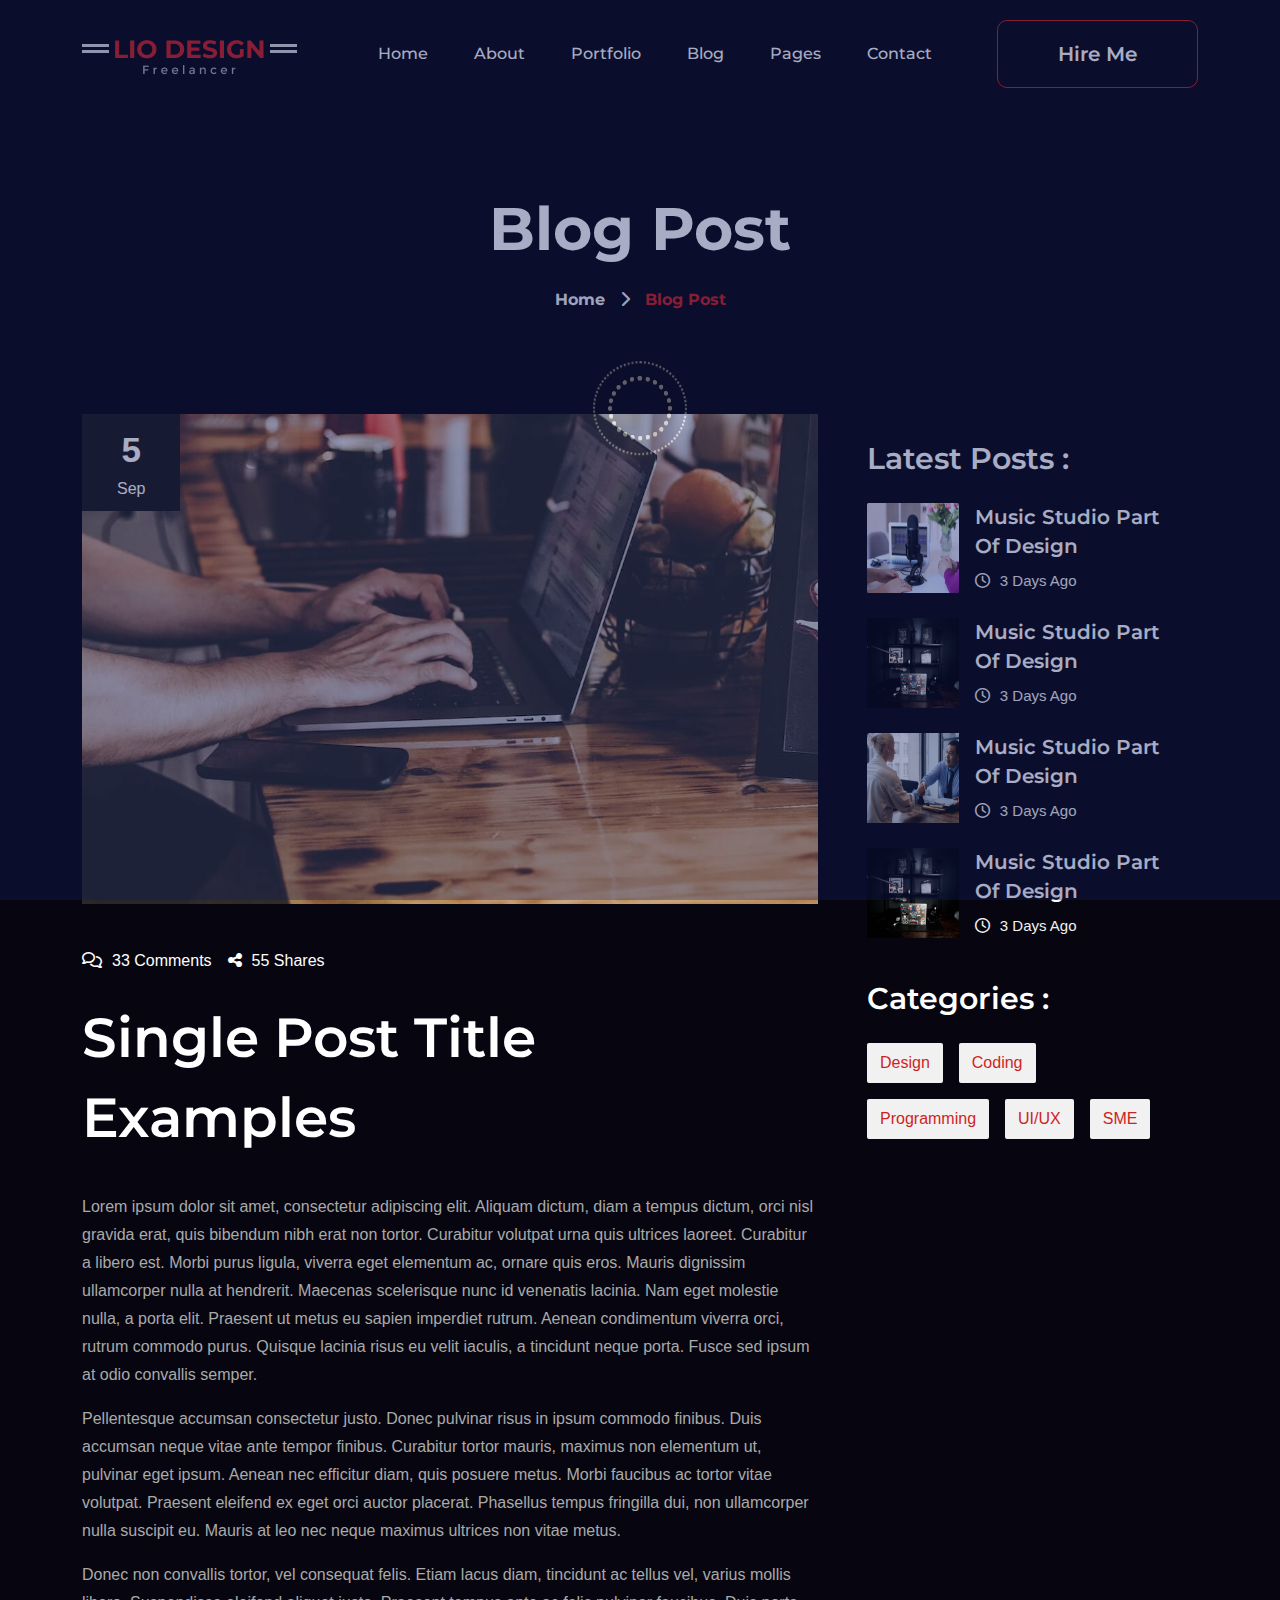
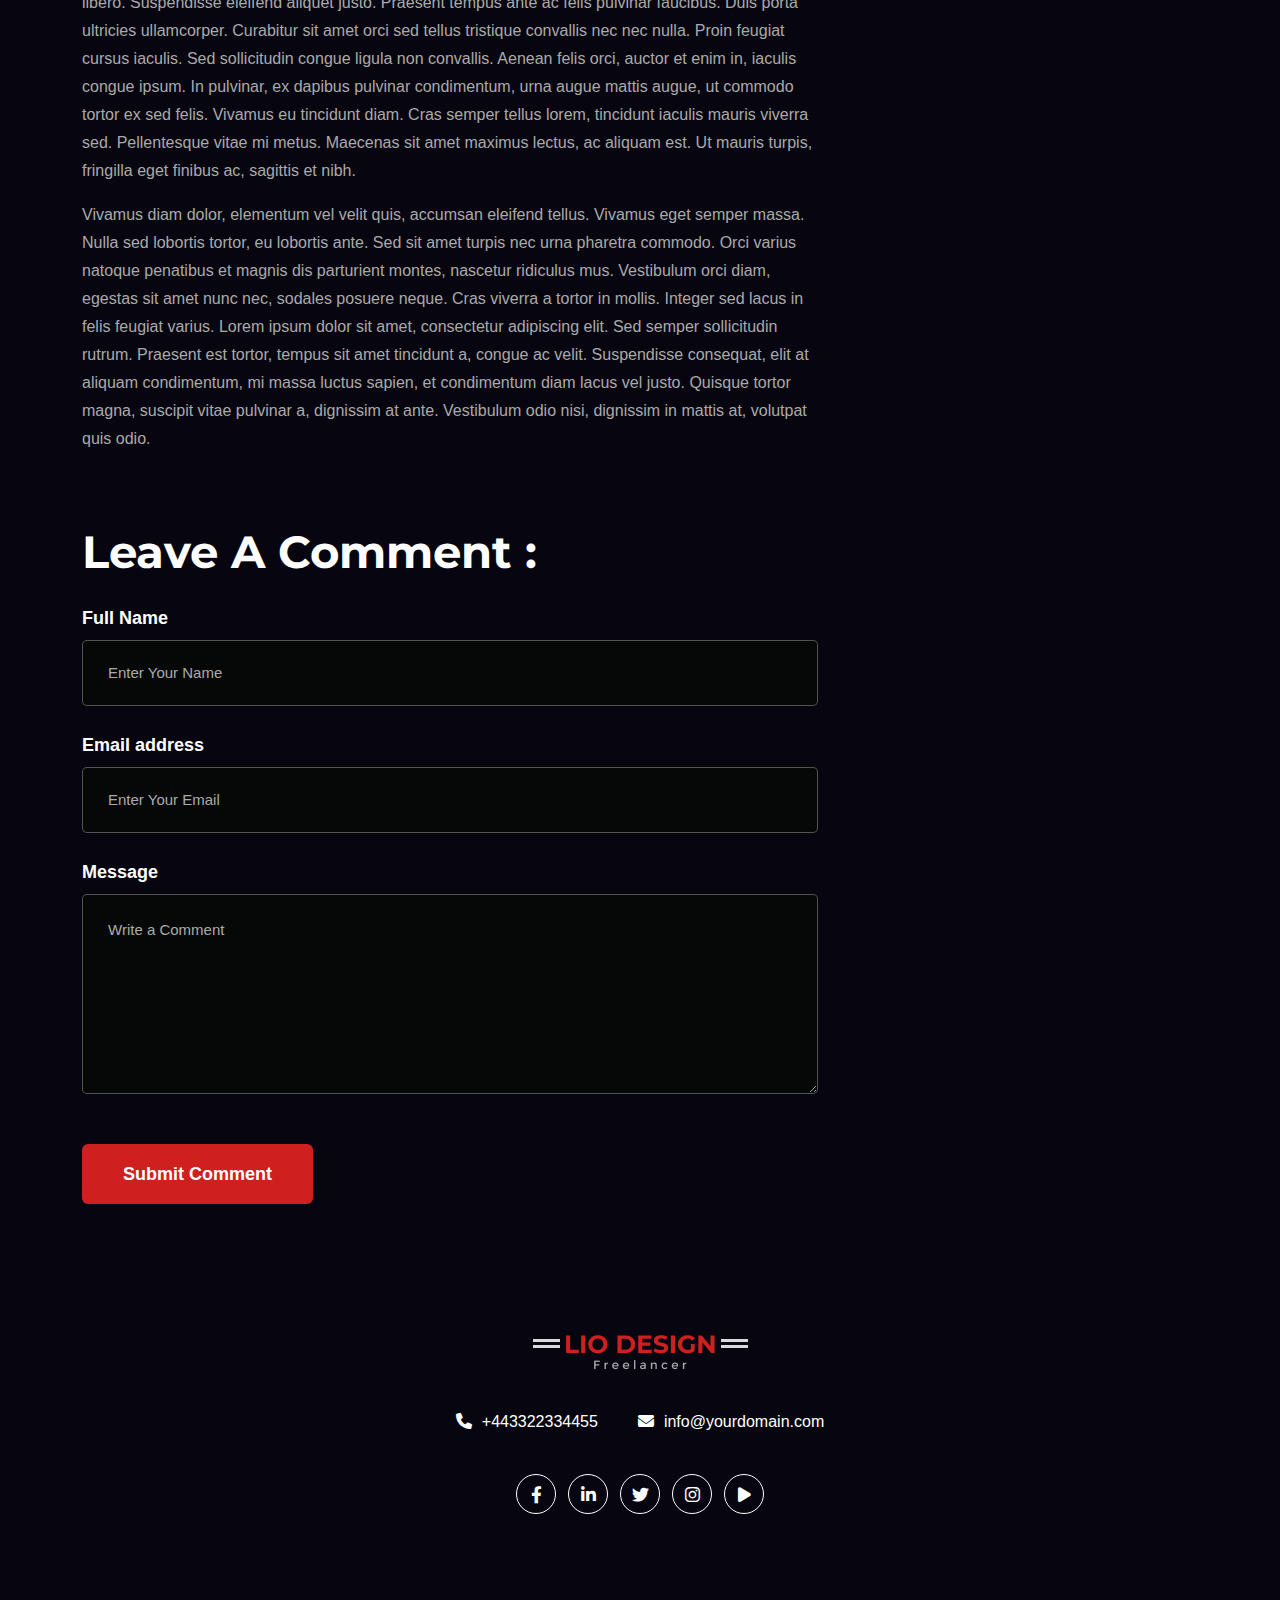
<file: blog-post.html>
<!DOCTYPE html>
<html lang="en">
	
<!-- Mirrored from www.ecologytheme.com/theme/liodesign/blog-post.html by HTTrack Website Copier/3.x [XR&CO'2014], Tue, 16 May 2023 11:45:55 GMT -->
<head>
		<meta charset="UTF-8" />
		<meta http-equiv="X-UA-Compatible" content="IE=edge" />
		<meta name="viewport" content="width=device-width, initial-scale=1.0" />
		<title>Lio Design - Personal Portfolio HTML5 Template</title>
		<link rel="icon" href="images/icon.png">
		<!--===== CSS =====-->
		<!-- Bootstrap Css -->
		<link rel="stylesheet" href="css/bootstrap.min.css" />
		<!-- Owl Carousel Css -->
		<link rel="stylesheet" href="css/owl.carousel.min.css" />
		<link rel="stylesheet" href="css/owl.theme.default.min.css" />
		<!-- Font Awesome Css -->
		<link rel="stylesheet" href="css/all.min.css" />
		<!-- Style Css -->
		<link rel="stylesheet" href="css/style.css" />
		<!-- Responsive Css -->
		<link rel="stylesheet" href="css/responsive.css" />
	</head>
	<body class="body-v3">
		<!--===== Preloader Starts =====-->
		<div class="preloader-area">
			<div class="spinner">
				<div class="inner">
					<div class="disc"></div>
					<div class="disc"></div>
					<div class="disc"></div>
				</div>
			</div>
		</div>
		<!--===== Preloader Ends =====-->
		<!--===== Header Starts =====-->
		<header class="header-v1">
			<!-- Main Menu Starts -->
			<div class="main-menu">
				<nav class="navbar navbar-expand-lg bg-light menu-one" id="topMenu">
					<div class="container">
						<a class="navbar-brand" href="index.html">
							<img src="images/logo-v1.png" alt="Logo" />
							<span class="visually-hidden">LioDesign</span>
						</a>
						<button class="navbar-toggler" type="button" data-bs-toggle="offcanvas" data-bs-target="#offcanvasMenu" aria-controls="offcanvasMenu">
							<span>
								<i class="fa-solid fa-bars"></i>
							</span>
						</button>
						<div class="collapse navbar-collapse" id="primaryMenu">
							<ul class="navbar-nav mx-auto">
								<li class="nav-item dropdown">
									<a class="nav-link dropdown-toggle" href="#" role="button" data-bs-toggle="dropdown" aria-expanded="false">
										Home
									</a>
									<ul class="dropdown-menu">
										<li>
											<a class="dropdown-item" href="index.html">Home V1</a>
										</li>
										<li>
											<a class="dropdown-item" href="index-2.html">Home V2</a>
										</li>
									</ul>
								</li>
								<li class="nav-item">
									<a class="nav-link" href="#features">About</a>
								</li>
								<li class="nav-item">
									<a class="nav-link" href="#portfolio">Portfolio</a>
								</li>
								<li class="nav-item">
									<a class="nav-link" href="#blogs">Blog</a>
								</li>

								<li class="nav-item dropdown">
									<a class="nav-link dropdown-toggle" href="#" role="button" data-bs-toggle="dropdown" aria-expanded="false">
										Pages
									</a>
									<ul class="dropdown-menu">
										<li>
											<a class="dropdown-item" href="index.html">Home v1</a>
										</li>
										<li>
											<a class="dropdown-item" href="index-2.html">Home v2</a>
										</li>
										<li>
											<a class="dropdown-item" href="blog.html">Blog</a>
										</li>
										<li>
											<a class="dropdown-item" href="blog-post.html">Blog Post</a>
										</li>
										<li>
											<a class="dropdown-item" href="contact-us.html">Contact Us</a>
										</li>
									</ul>
								</li>
								<li class="nav-item">
									<a class="nav-link" href="#footer-contact">Contact</a>
								</li>
							</ul>
							<a href="#" class="btn btn-outline-primary">Hire Me</a>
						</div>
						<!-- Primary Menu Ends -->
					</div>
				</nav>
			</div>
			<!-- Main Menu Ends -->
			<!-- OffCanvas NavMenu Starts -->
			<div class="offcanvas offcanvas-end" tabindex="-1" id="offcanvasMenu">
				<div class="offcanvas-header">
					<a href="index.html" class="navbar-brand">
						<img src="images/logo-v1.png" alt="" />
					</a>
					<button type="button" class="btn-close ms-auto" data-bs-dismiss="offcanvas" aria-label="Close">
						<i class="fa-solid fa-xmark"></i>
					</button>
				</div>
				<div class="offcanvas-body" id="off-menu">
					<nav class="navbar navbar-dark">
						<ul class="navbar-nav mx-auto">
							<li class="nav-item dropdown">
								<a class="nav-link dropdown-toggle" href="#" role="button" data-bs-toggle="dropdown" aria-expanded="false">
									Home
								</a>
								<ul class="dropdown-menu">
									<li>
										<a class="dropdown-item" href="index.html">Home V1</a>
									</li>
									<li>
										<a class="dropdown-item" href="index-2.html">Home V2</a>
									</li>
								</ul>
							</li>
							<li class="nav-item">
								<a class="nav-link" href="#features">Features</a>
							</li>
							<li class="nav-item">
								<a class="nav-link" href="#portfolio">Portfolio</a>
							</li>
							<li class="nav-item">
								<a class="nav-link" href="#clients">Clients</a>
							</li>
							<li class="nav-item">
								<a class="nav-link" href="#blogs">Blogs</a>
							</li>

							<li class="nav-item dropdown">
								<a class="nav-link dropdown-toggle" href="#" role="button" data-bs-toggle="dropdown" aria-expanded="false">
									Pages
								</a>
								<ul class="dropdown-menu">
									<li>
										<a class="dropdown-item" href="index.html">Home v1</a>
									</li>
									<li>
										<a class="dropdown-item" href="index-2.html">Home v2</a>
									</li>
									<li>
										<a class="dropdown-item" href="blog.html">Blog Page</a>
									</li>
									<li>
										<a class="dropdown-item" href="blog-post.html">Blog Single</a>
									</li>
									<li>
										<a class="dropdown-item" href="contact-us.html">Contact Us</a>
									</li>
								</ul>
							</li>
							<li class="nav-item">
								<a class="nav-link" href="#footer-contact">Contact</a>
							</li>
						</ul>
						<a href="#" class="btn btn-outline-primary mx-auto">Hire Me</a>
					</nav>
				</div>
			</div>
			<!-- OffCanvas NavMenu Ends -->
			<div class="page-breadcrumbs">
				<div class="container">
					<div class="row">
						<div class="col-md-12 text-center">
							<h2>Blog Post</h2>
							<span class="breadcrumbs"> <a href="index.html">Home</a><i class="fa-solid fa-chevron-right"></i><a class="disabled" href="#">Blog Post</a> </span>
						</div>
					</div>
				</div>
			</div>
			<!-- Bradcrumbs -->
		</header>
		<!--===== Header Ends =====-->
		<!--===== Blog Body Starts =====-->
		<section class="blog-body">
			<div class="container">
				<div class="row">
					<div class="col-lg-8">
						<div class="blog-content">
							<article>
								<div class="featured-img" data-aos="zoom-in-down" data-aos-duration="2000">
									<img src="images/blog-post-featured-img.jpg" class="img-fluid" alt="img" />
									<div class="img-corner-box">
										<span>5</span>
										Sep
									</div>
								</div>
								<!-- Featured Img Ends -->
								<div class="post-info">
									<a href="#">
										<span><i class="fa-regular fa-comments"></i>33 Comments</span>
									</a>
									<a href="#">
										<span><i class="fa-solid fa-share-nodes"></i>55 Shares</span>
									</a>
								</div>
								<h1 class="sigle-post-title" data-aos="fade-right" data-aos-duration="2000">Single Post Title Examples</h1>
								<div class="content-body" data-aos="fade-right" data-aos-duration="2000">
									<p>
										Lorem ipsum dolor sit amet, consectetur adipiscing elit. Aliquam dictum, diam a tempus dictum, orci nisl gravida erat, quis bibendum nibh erat non tortor. Curabitur volutpat urna quis ultrices
										laoreet. Curabitur a libero est. Morbi purus ligula, viverra eget elementum ac, ornare quis eros. Mauris dignissim ullamcorper nulla at hendrerit. Maecenas scelerisque nunc id venenatis lacinia. Nam
										eget molestie nulla, a porta elit. Praesent ut metus eu sapien imperdiet rutrum. Aenean condimentum viverra orci, rutrum commodo purus. Quisque lacinia risus eu velit iaculis, a tincidunt neque porta.
										Fusce sed ipsum at odio convallis semper.
									</p>
									<p>
										Pellentesque accumsan consectetur justo. Donec pulvinar risus in ipsum commodo finibus. Duis accumsan neque vitae ante tempor finibus. Curabitur tortor mauris, maximus non elementum ut, pulvinar eget
										ipsum. Aenean nec efficitur diam, quis posuere metus. Morbi faucibus ac tortor vitae volutpat. Praesent eleifend ex eget orci auctor placerat. Phasellus tempus fringilla dui, non ullamcorper nulla
										suscipit eu. Mauris at leo nec neque maximus ultrices non vitae metus.
									</p>
									<p>
										Donec non convallis tortor, vel consequat felis. Etiam lacus diam, tincidunt ac tellus vel, varius mollis libero. Suspendisse eleifend aliquet justo. Praesent tempus ante ac felis pulvinar faucibus.
										Duis porta ultricies ullamcorper. Curabitur sit amet orci sed tellus tristique convallis nec nec nulla. Proin feugiat cursus iaculis. Sed sollicitudin congue ligula non convallis. Aenean felis orci,
										auctor et enim in, iaculis congue ipsum. In pulvinar, ex dapibus pulvinar condimentum, urna augue mattis augue, ut commodo tortor ex sed felis. Vivamus eu tincidunt diam. Cras semper tellus lorem,
										tincidunt iaculis mauris viverra sed. Pellentesque vitae mi metus. Maecenas sit amet maximus lectus, ac aliquam est. Ut mauris turpis, fringilla eget finibus ac, sagittis et nibh.
									</p>
									<p>
										Vivamus diam dolor, elementum vel velit quis, accumsan eleifend tellus. Vivamus eget semper massa. Nulla sed lobortis tortor, eu lobortis ante. Sed sit amet turpis nec urna pharetra commodo. Orci
										varius natoque penatibus et magnis dis parturient montes, nascetur ridiculus mus. Vestibulum orci diam, egestas sit amet nunc nec, sodales posuere neque. Cras viverra a tortor in mollis. Integer sed
										lacus in felis feugiat varius. Lorem ipsum dolor sit amet, consectetur adipiscing elit. Sed semper sollicitudin rutrum. Praesent est tortor, tempus sit amet tincidunt a, congue ac velit. Suspendisse
										consequat, elit at aliquam condimentum, mi massa luctus sapien, et condimentum diam lacus vel justo. Quisque tortor magna, suscipit vitae pulvinar a, dignissim at ante. Vestibulum odio nisi, dignissim
										in mattis at, volutpat quis odio.
									</p>
								</div>
								<!-- Content Body Ends -->
								<div class="comment-section">
									<h2>Leave a Comment :</h2>
									<form class="comment-box" data-aos="fade-right" data-aos-duration="2000">
										<div class="form-group">
											<label for="fullName" class="form-label">Full Name</label>
											<input type="text" class="form-control" id="fullName" aria-describedby="fullName" placeholder="Enter Your Name" required />
										</div>
										<div class="form-group">
											<label for="userEmail" class="form-label">Email address</label>
											<input type="email" class="form-control" id="userEmail" aria-describedby="userEmail" placeholder="Enter Your Email" required />
										</div>
										<div class="form-group">
											<label for="userMessage" class="form-label">Message</label>
											<textarea class="form-control" id="userMessage" placeholder="Write a Comment" required></textarea>
										</div>
										<button type="submit" class="btn btn-primary">Submit Comment</button>
									</form>
								</div>
								<!-- Commnet Ends -->
							</article>
						</div>
					</div>
					<!-- Blog Content Ends -->
					<div class="col-lg-4">
						<aside class="page-sidebar" data-aos="fade-left" data-aos-duration="2000">
							<h4>Latest Posts :</h4>
							<div class="latest-post pb-3">
								<div class="sm-post-preview">
									<img class="img-fluid" src="images/blog-one-img-01.png" alt="" />
									<div class="sm-post-info">
										<a href="#"><h5>Music Studio part of design</h5></a>
										<span class="upload-time"> <i class="fa-regular fa-clock"></i>3 Days Ago </span>
									</div>
								</div>
								<!-- Sm Post preview Ends -->
								<div class="sm-post-preview">
									<img class="img-fluid" src="images/blog-one-img-02.png" alt="" />
									<div class="sm-post-info">
										<a href="#"><h5>Music Studio part of design</h5></a>
										<span class="upload-time"> <i class="fa-regular fa-clock"></i>3 Days Ago </span>
									</div>
								</div>
								<!-- Sm Post preview Ends -->
								<div class="sm-post-preview">
									<img class="img-fluid" src="images/blog-one-img-03.png" alt="" />
									<div class="sm-post-info">
										<a href="#"><h5>Music Studio part of design</h5></a>
										<span class="upload-time"> <i class="fa-regular fa-clock"></i>3 Days Ago </span>
									</div>
								</div>
								<!-- Sm Post preview Ends -->
								<div class="sm-post-preview">
									<img class="img-fluid" src="images/blog-one-img-02.png" alt="" />
									<div class="sm-post-info">
										<a href="#"><h5>Music Studio part of design</h5></a>
										<span class="upload-time"> <i class="fa-regular fa-clock"></i>3 Days Ago </span>
									</div>
								</div>
								<!-- Sm Post preview Ends -->
							</div>
							<h4>Categories :</h4>
							<ul class="categories-lists">
								<li><a href="#">Design</a></li>
								<li><a href="#">Coding</a></li>
								<li><a href="#">Programming</a></li>
								<li><a href="#">UI/UX</a></li>
								<li><a href="#">SME</a></li>
							</ul>
						</aside>
					</div>
					<!-- Side Bar Ends -->
				</div>
			</div>
		</section>
		<!--===== Blog Body Ends =====-->
		<!--===== Footer Starts =====-->
		<footer class="footer-v1" id="footer-contact">
			<div class="container">
				<div class="footer-body" data-aos="fade-up" data-aos-duration="2000">
					<a href="#" class="navbar-brand">
						<img src="images/logo-v1.png" alt="" />
					</a>
					<ul class="list-links">
						<li>
							<a href="tel:+443322334455"> <i class="fa-solid fa-phone"></i>+443322334455</a>
						</li>
						<li>
							<a href="#"> <i class="fa-solid fa-envelope"></i>info@yourdomain.com</a>
						</li>
					</ul>
					<ul class="social-links">
						<li>
							<a href="#">
								<i class="fa-brands fa-facebook-f"></i>
							</a>
						</li>
						<li>
							<a href="#">
								<i class="fa-brands fa-linkedin-in"></i>
							</a>
						</li>
						<li>
							<a href="#">
								<i class="fa-brands fa-twitter"></i>
							</a>
						</li>
						<li>
							<a href="#">
								<i class="fa-brands fa-instagram"></i>
							</a>
						</li>
						<li>
							<a href="#">
								<i class="fa-solid fa-play"></i>
							</a>
						</li>
					</ul>
				</div>
			</div>
		</footer>
		<!--===== Footer Ends =====-->
		<!--===== JavaScript =====-->
		<!-- JQuery -->
		<script src="js/jquery-3.6.0.min.js"></script>
		<!-- Bootstrap Js -->
		<script src="js/bootstrap.bundle.min.js"></script>
		<!-- Counter Up Js -->
		<script src="js/jquery.waypoints.min.js"></script>
		<script src="js/jquery.counterup.min.js"></script>
		<!-- Slick Js -->
		<script src="js/owl.carousel.min.js"></script>
		<!-- Progress Bar Js -->
		<script src="js/progressbar.min.js"></script>
		<!-- Sticky Js -->
		<script src="js/jquery.sticky.js"></script>
		<!-- Custom Js -->
		<script src="js/custom.js"></script>
	</body>

<!-- Mirrored from www.ecologytheme.com/theme/liodesign/blog-post.html by HTTrack Website Copier/3.x [XR&CO'2014], Tue, 16 May 2023 11:45:55 GMT -->
</html>
</file>
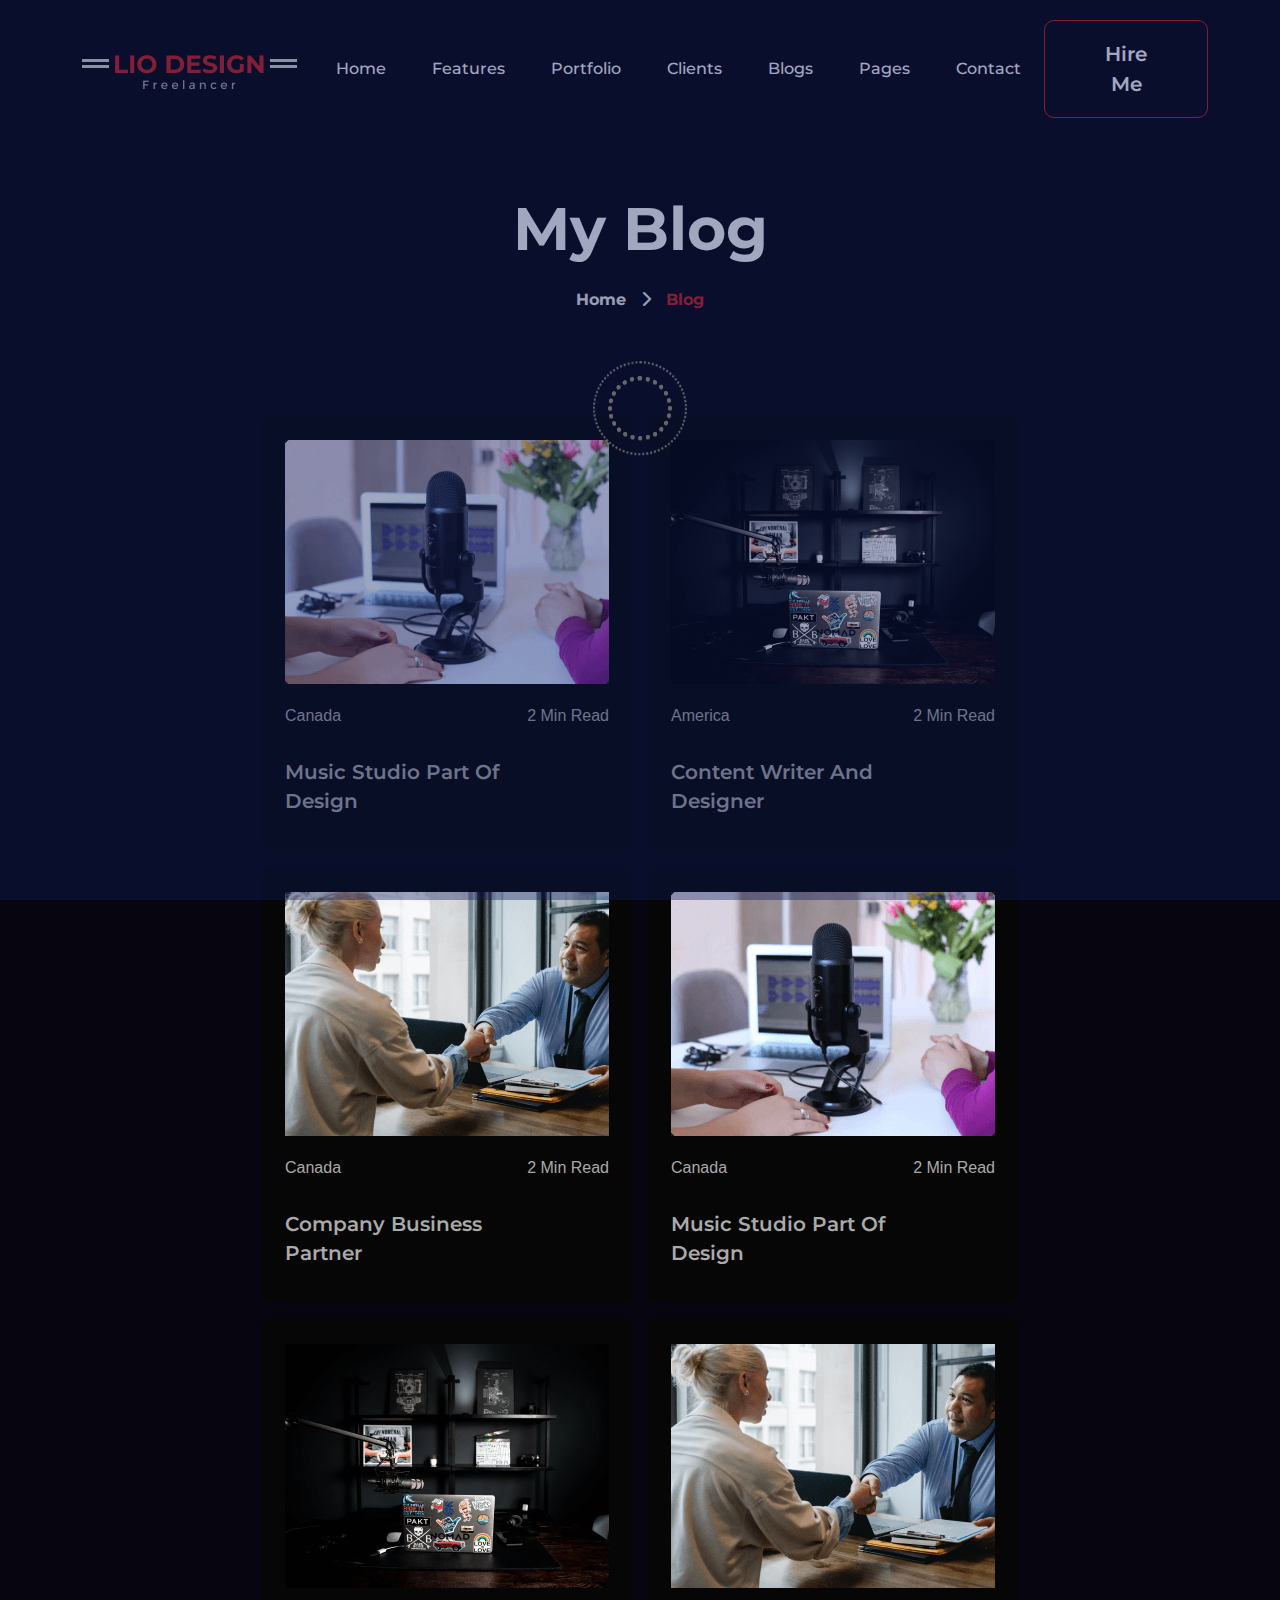
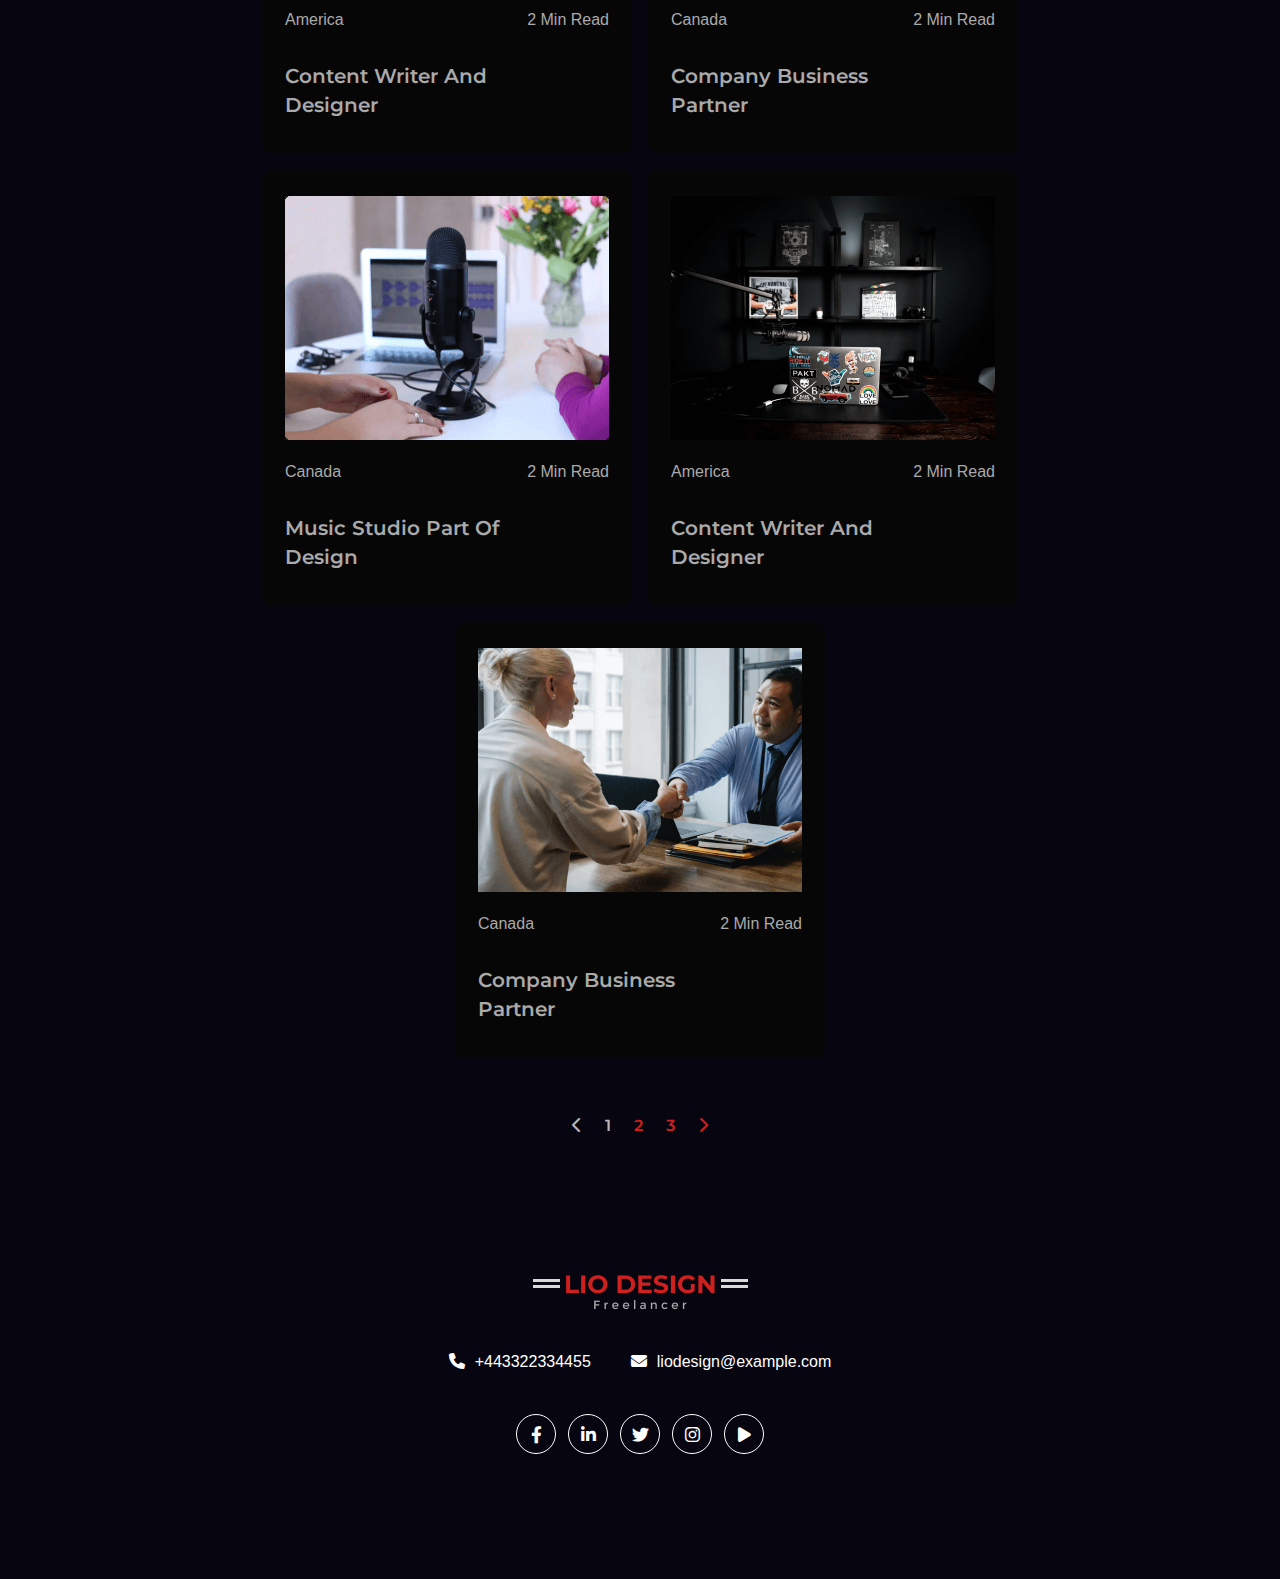
<file: blog.html>
<!DOCTYPE html>
<html lang="en">
	
<!-- Mirrored from www.ecologytheme.com/theme/liodesign/blog.html by HTTrack Website Copier/3.x [XR&CO'2014], Tue, 16 May 2023 11:45:55 GMT -->
<head>
		<meta charset="UTF-8" />
		<meta http-equiv="X-UA-Compatible" content="IE=edge" />
		<meta name="viewport" content="width=device-width, initial-scale=1.0" />
		<title>Leo Design - Personal Portfolio HTML5 Template</title>
		<link rel="icon" href="images/icon.png">
		<!--===== CSS =====-->
		<!-- Bootstrap Css -->
		<link rel="stylesheet" href="css/bootstrap.min.css" />
		<!-- Owl Carousel Css -->
		<link rel="stylesheet" href="css/owl.carousel.min.css" />
		<link rel="stylesheet" href="css/owl.theme.default.min.css" />
		<!-- Font Awesome Css -->
		<link rel="stylesheet" href="css/all.min.css" />
		<!-- Style Css -->
		<link rel="stylesheet" href="css/style.css" />
		<!-- Responsive Css -->
		<link rel="stylesheet" href="css/responsive.css" />
	</head>
	<body class="body-v3">
		<!--===== Preloader Starts =====-->
		<div class="preloader-area">
			<div class="spinner">
				<div class="inner">
					<div class="disc"></div>
					<div class="disc"></div>
					<div class="disc"></div>
				</div>
			</div>
		</div>
		<!--===== Preloader Ends =====-->
		<!--===== Header Starts =====-->
		<header class="header-v1">
			<!-- Main Menu Starts -->
			<div class="main-menu">
				<nav class="navbar navbar-expand-lg bg-light menu-one" id="topMenu">
					<div class="container">
						<a class="navbar-brand" href="index.html">
							<img src="images/logo-v1.png" alt="Logo" />
							<span class="visually-hidden">LioDesign</span>
						</a>
						<button class="navbar-toggler" type="button" data-bs-toggle="offcanvas" data-bs-target="#offcanvasMenu" aria-controls="offcanvasMenu">
							<span>
								<i class="fa-solid fa-bars"></i>
							</span>
						</button>
						<div class="collapse navbar-collapse" id="primaryMenu">
							<ul class="navbar-nav mx-auto">
								<li class="nav-item dropdown">
									<a class="nav-link dropdown-toggle" href="#" role="button" data-bs-toggle="dropdown" aria-expanded="false">
										Home
									</a>
									<ul class="dropdown-menu">
										<li>
											<a class="dropdown-item" href="index.html">Home V1</a>
										</li>
										<li>
											<a class="dropdown-item" href="index-2.html">Home V2</a>
										</li>
									</ul>
								</li>
								<li class="nav-item">
									<a class="nav-link" href="#features">Features</a>
								</li>
								<li class="nav-item">
									<a class="nav-link" href="#portfolio">Portfolio</a>
								</li>
								<li class="nav-item">
									<a class="nav-link" href="#clients">Clients</a>
								</li>
								<li class="nav-item">
									<a class="nav-link" href="#blogs">Blogs</a>
								</li>

								<li class="nav-item dropdown">
									<a class="nav-link dropdown-toggle" href="#" role="button" data-bs-toggle="dropdown" aria-expanded="false">
										Pages
									</a>
									<ul class="dropdown-menu">
										<li>
											<a class="dropdown-item" href="index.html">Home v1</a>
										</li>
										<li>
											<a class="dropdown-item" href="index-2.html">Home v2</a>
										</li>
										<li>
											<a class="dropdown-item" href="blog.html">Blog Page</a>
										</li>
										<li>
											<a class="dropdown-item" href="blog-post.html">Blog Single</a>
										</li>
										<li>
											<a class="dropdown-item" href="contact-us.html">Contact Us</a>
										</li>
									</ul>
								</li>
								<li class="nav-item">
									<a class="nav-link" href="#footer-contact">Contact</a>
								</li>
							</ul>
							<a href="#" class="btn btn-outline-primary">Hire Me</a>
						</div>
						<!-- Primary Menu Ends -->
					</div>
				</nav>
			</div>
			<!-- Main Menu Ends -->
			<!-- OffCanvas NavMenu Starts -->
			<div class="offcanvas offcanvas-end" tabindex="-1" id="offcanvasMenu">
				<div class="offcanvas-header">
					<a href="index.html" class="navbar-brand">
						<img src="images/logo-v1.png" alt="" />
					</a>
					<button type="button" class="btn-close ms-auto" data-bs-dismiss="offcanvas" aria-label="Close">
						<i class="fa-solid fa-xmark"></i>
					</button>
				</div>
				<div class="offcanvas-body" id="off-menu">
					<nav class="navbar navbar-dark">
						<ul class="navbar-nav mx-auto">
							<li class="nav-item dropdown">
								<a class="nav-link dropdown-toggle" href="#" role="button" data-bs-toggle="dropdown" aria-expanded="false">
									Home
								</a>
								<ul class="dropdown-menu">
									<li>
										<a class="dropdown-item" href="index.html">Home V1</a>
									</li>
									<li>
										<a class="dropdown-item" href="index-2.html">Home V2</a>
									</li>
								</ul>
							</li>
							<li class="nav-item">
								<a class="nav-link" href="#features">Features</a>
							</li>
							<li class="nav-item">
								<a class="nav-link" href="#portfolio">Portfolio</a>
							</li>
							<li class="nav-item">
								<a class="nav-link" href="#clients">Clients</a>
							</li>
							<li class="nav-item">
								<a class="nav-link" href="#blogs">Blogs</a>
							</li>

							<li class="nav-item dropdown">
								<a class="nav-link dropdown-toggle" href="#" role="button" data-bs-toggle="dropdown" aria-expanded="false">
									Pages
								</a>
								<ul class="dropdown-menu">
									<li>
										<a class="dropdown-item" href="index.html">Home v1</a>
									</li>
									<li>
										<a class="dropdown-item" href="index-2.html">Home v2</a>
									</li>
									<li>
										<a class="dropdown-item" href="blog.html">Blog Page</a>
									</li>
									<li>
										<a class="dropdown-item" href="blog-post.html">Blog Single</a>
									</li>
									<li>
										<a class="dropdown-item" href="contact-us.html">Contact Us</a>
									</li>
								</ul>
							</li>
							<li class="nav-item">
								<a class="nav-link" href="#footer-contact">Contact</a>
							</li>
						</ul>
						<a href="#" class="btn btn-outline-primary mx-auto">Hire Me</a>
					</nav>
				</div>
			</div>
			<!-- OffCanvas NavMenu Ends -->
			<div class="page-breadcrumbs">
				<div class="container">
					<div class="row">
						<div class="col-md-12 text-center">
							<h2>My Blog</h2>
							<span class="breadcrumbs"> <a href="index.html">Home</a><i class="fa-solid fa-chevron-right"></i><a class="disabled" href="#">Blog</a> </span>
						</div>
					</div>
				</div>
			</div>
			<!-- Bradcrumbs -->
		</header>
		<!--===== Header Ends =====-->
		<!--===== Blog Archive Starts =====-->
		<section class="blog-archive blog-section-v1" data-aos="zoom-in" data-aos-duration="2000">
			<div class="container">
				<div class="blog-wrapper">
					<div class="blog-box">
						<img src="images/blog-one-img-01.png" alt="" />
						<div class="blog-review">
							<span class="blog-category">Canada</span>
							<span class="reading-time">2 min read</span>
						</div>
						<div class="blog-intro">
							<a href="blog-post.html"><h5>Music Studio part of design</h5></a>
							<a href="blog-post.html">
								<i class="fa-solid fa-arrow-right-long"></i>
							</a>
						</div>
					</div>
					<!-- Blog Box Ends -->
					<div class="blog-box">
						<img src="images/blog-one-img-02.png" alt="" />
						<div class="blog-review">
							<span class="blog-category">America</span>
							<span class="reading-time">2 min read</span>
						</div>
						<div class="blog-intro">
							<a href="blog-post.html"><h5>Content Writer And Designer</h5></a>
							<a href="blog-post.html">
								<i class="fa-solid fa-arrow-right-long"></i>
							</a>
						</div>
					</div>
					<!-- Blog Box Ends -->
					<div class="blog-box">
						<img src="images/blog-one-img-03.png" alt="" />
						<div class="blog-review">
							<span class="blog-category">Canada</span>
							<span class="reading-time">2 min read</span>
						</div>
						<div class="blog-intro">
							<a href="blog-post.html"><h5>Company Business Partner</h5></a>
							<a href="blog-post.html">
								<i class="fa-solid fa-arrow-right-long"></i>
							</a>
						</div>
					</div>
					<!-- Blog Box Ends -->
					<div class="blog-box">
						<img src="images/blog-one-img-01.png" alt="" />
						<div class="blog-review">
							<span class="blog-category">Canada</span>
							<span class="reading-time">2 min read</span>
						</div>
						<div class="blog-intro">
							<a href="blog-post.html"><h5>Music Studio part of design</h5></a>
							<a href="blog-post.html">
								<i class="fa-solid fa-arrow-right-long"></i>
							</a>
						</div>
					</div>
					<!-- Blog Box Ends -->
					<div class="blog-box">
						<img src="images/blog-one-img-02.png" alt="" />
						<div class="blog-review">
							<span class="blog-category">America</span>
							<span class="reading-time">2 min read</span>
						</div>
						<div class="blog-intro">
							<a href="blog-post.html"><h5>Content Writer And Designer</h5></a>
							<a href="blog-post.html">
								<i class="fa-solid fa-arrow-right-long"></i>
							</a>
						</div>
					</div>
					<!-- Blog Box Ends -->
					<div class="blog-box">
						<img src="images/blog-one-img-03.png" alt="" />
						<div class="blog-review">
							<span class="blog-category">Canada</span>
							<span class="reading-time">2 min read</span>
						</div>
						<div class="blog-intro">
							<a href="blog-post.html"><h5>Company Business Partner</h5></a>
							<a href="blog-post.html">
								<i class="fa-solid fa-arrow-right-long"></i>
							</a>
						</div>
					</div>
					<!-- Blog Box Ends -->
					<div class="blog-box">
						<img src="images/blog-one-img-01.png" alt="" />
						<div class="blog-review">
							<span class="blog-category">Canada</span>
							<span class="reading-time">2 min read</span>
						</div>
						<div class="blog-intro">
							<a href="blog-post.html"><h5>Music Studio part of design</h5></a>
							<a href="blog-post.html">
								<i class="fa-solid fa-arrow-right-long"></i>
							</a>
						</div>
					</div>
					<!-- Blog Box Ends -->
					<div class="blog-box">
						<img src="images/blog-one-img-02.png" alt="" />
						<div class="blog-review">
							<span class="blog-category">America</span>
							<span class="reading-time">2 min read</span>
						</div>
						<div class="blog-intro">
							<a href="blog-post.html"><h5>Content Writer And Designer</h5></a>
							<a href="blog-post.html">
								<i class="fa-solid fa-arrow-right-long"></i>
							</a>
						</div>
					</div>
					<!-- Blog Box Ends -->
					<div class="blog-box">
						<img src="images/blog-one-img-03.png" alt="" />
						<div class="blog-review">
							<span class="blog-category">Canada</span>
							<span class="reading-time">2 min read</span>
						</div>
						<div class="blog-intro">
							<a href="blog-post.html"><h5>Company Business Partner</h5></a>
							<a href="blog-post.html">
								<i class="fa-solid fa-arrow-right-long"></i>
							</a>
						</div>
					</div>
					<!-- Blog Box Ends -->
				</div>
				<!-- Blog Wrapper Ends -->
				<nav aria-label="Page navigation example" class="page-no-navigation">
					<ul class="pagination justify-content-center">
						<li class="page-item disabled">
							<a class="page-link"><i class="fa-solid fa-chevron-left"></i></a>
						</li>
						<li class="page-item active"><a class="page-link" href="#">1</a></li>
						<li class="page-item"><a class="page-link" href="#">2</a></li>
						<li class="page-item"><a class="page-link" href="#">3</a></li>
						<li class="page-item">
							<a class="page-link" href="#"><i class="fa-solid fa-chevron-right"></i></a>
						</li>
					</ul>
				</nav>
				<!-- Pagination Ends -->
			</div>
		</section>
		<!--===== Blog Archive Ends =====-->

		<!--===== Footer Starts =====-->
		<footer class="footer-v1" id="footer-contact">
			<div class="container">
				<div class="footer-body" data-aos="fade-up" data-aos-duration="2000">
					<a href="#" class="navbar-brand">
						<img src="images/logo-v1.png" alt="" />
					</a>
					<ul class="list-links">
						<li>
							<a href="tel:+443322334455"> <i class="fa-solid fa-phone"></i>+443322334455</a>
						</li>
						<li>
							<a href="#"><i class="fa-solid fa-envelope"></i>liodesign@example.com</a>
						</li>
					</ul>
					<ul class="social-links">
						<li>
							<a href="#">
								<i class="fa-brands fa-facebook-f"></i>
							</a>
						</li>
						<li>
							<a href="#">
								<i class="fa-brands fa-linkedin-in"></i>
							</a>
						</li>
						<li>
							<a href="#">
								<i class="fa-brands fa-twitter"></i>
							</a>
						</li>
						<li>
							<a href="#">
								<i class="fa-brands fa-instagram"></i>
							</a>
						</li>
						<li>
							<a href="#">
								<i class="fa-solid fa-play"></i>
							</a>
						</li>
					</ul>
				</div>
			</div>
		</footer>
		<!--===== Footer Ends =====-->
		<!--===== JavaScript =====-->
		<!-- JQuery -->
		<script src="js/jquery-3.6.0.min.js"></script>
		<!-- Bootstrap Js -->
		<script src="js/bootstrap.bundle.min.js"></script>
		<!-- Counter Up Js -->
		<script src="js/jquery.waypoints.min.js"></script>
		<script src="js/jquery.counterup.min.js"></script>
		<!-- Slick Js -->
		<script src="js/owl.carousel.min.js"></script>
		<!-- Progress Bar Js -->
		<script src="js/progressbar.min.js"></script>
		<!-- Sticky Js -->
		<script src="js/jquery.sticky.js"></script>
		<!-- Custom Js -->
		<script src="js/custom.js"></script>
	</body>

<!-- Mirrored from www.ecologytheme.com/theme/liodesign/blog.html by HTTrack Website Copier/3.x [XR&CO'2014], Tue, 16 May 2023 11:45:55 GMT -->
</html>
</file>
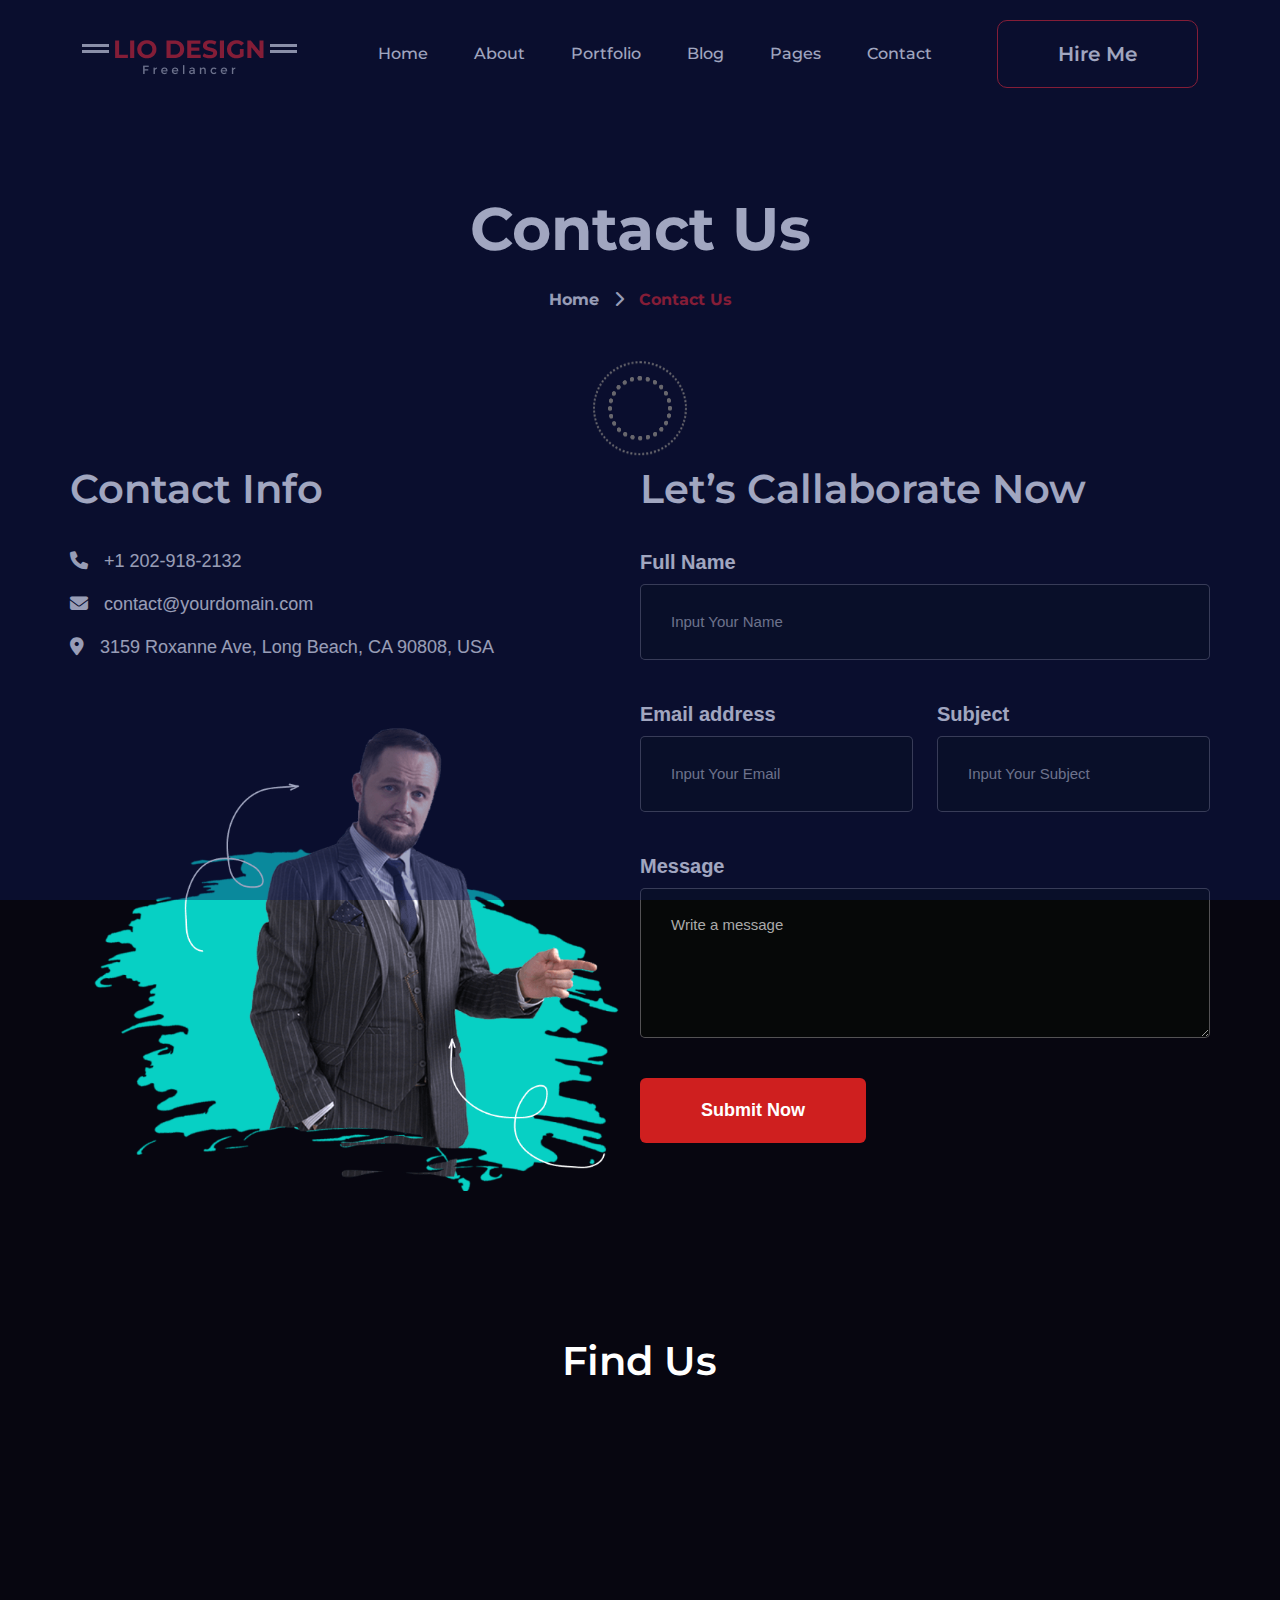
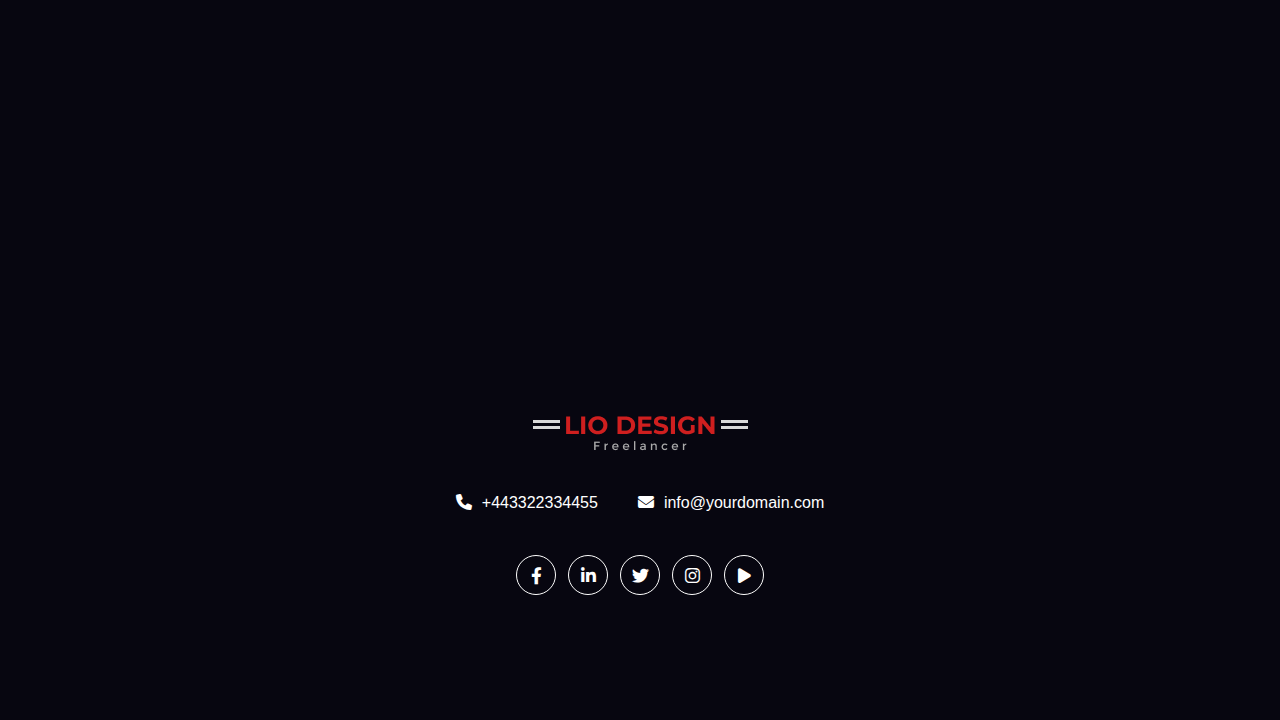
<file: contact-us.html>
<!DOCTYPE html>
<html lang="en">
	
<!-- Mirrored from www.ecologytheme.com/theme/liodesign/contact-us.html by HTTrack Website Copier/3.x [XR&CO'2014], Tue, 16 May 2023 11:45:55 GMT -->
<head>
		<meta charset="UTF-8" />
		<meta http-equiv="X-UA-Compatible" content="IE=edge" />
		<meta name="viewport" content="width=device-width, initial-scale=1.0" />
		<title>Lio Design - Personal Portfolio HTML5 Template</title>
		<link rel="icon" href="images/icon.png">
		<!--===== CSS =====-->
		<!-- Bootstrap Css -->
		<link rel="stylesheet" href="css/bootstrap.min.css" />
		<!-- Owl Carousel Css -->
		<link rel="stylesheet" href="css/owl.carousel.min.css" />
		<link rel="stylesheet" href="css/owl.theme.default.min.css" />
		<!-- Font Awesome Css -->
		<link rel="stylesheet" href="css/all.min.css" />
		
		<!-- Style Css -->
		<link rel="stylesheet" href="css/style.css" />
		<!-- Responsive Css -->
		<link rel="stylesheet" href="css/responsive.css" />
	</head>
	<body class="body-v3">
		<!--===== Preloader Starts =====-->
		<div class="preloader-area">
			<div class="spinner">
				<div class="inner">
					<div class="disc"></div>
					<div class="disc"></div>
					<div class="disc"></div>
				</div>
			</div>
		</div>
		<!--===== Preloader Ends =====-->
		<!--===== Header Starts =====-->
		<header class="header-v1">
			<!-- Main Menu Starts -->
			<div class="main-menu">
				<nav class="navbar navbar-expand-lg bg-light menu-one" id="topMenu">
					<div class="container">
						<a class="navbar-brand" href="index.html">
							<img src="images/logo-v1.png" alt="Logo" />
							<span class="visually-hidden">LioDesign</span>
						</a>
						<button class="navbar-toggler" type="button" data-bs-toggle="offcanvas" data-bs-target="#offcanvasMenu" aria-controls="offcanvasMenu">
							<span>
								<i class="fa-solid fa-bars"></i>
							</span>
						</button>
						<div class="collapse navbar-collapse" id="primaryMenu">
							<ul class="navbar-nav mx-auto">
								<li class="nav-item dropdown">
									<a class="nav-link dropdown-toggle" href="#" role="button" data-bs-toggle="dropdown" aria-expanded="false">
										Home
									</a>
									<ul class="dropdown-menu">
										<li>
											<a class="dropdown-item" href="index.html">Home V1</a>
										</li>
										<li>
											<a class="dropdown-item" href="index-2.html">Home V2</a>
										</li>
									</ul>
								</li>
								<li class="nav-item">
									<a class="nav-link" href="#features">About</a>
								</li>
								<li class="nav-item">
									<a class="nav-link" href="#portfolio">Portfolio</a>
								</li>
								<li class="nav-item">
									<a class="nav-link" href="#blogs">Blog</a>
								</li>

								<li class="nav-item dropdown">
									<a class="nav-link dropdown-toggle" href="#" role="button" data-bs-toggle="dropdown" aria-expanded="false">
										Pages
									</a>
									<ul class="dropdown-menu">
										<li>
											<a class="dropdown-item" href="index.html">Home v1</a>
										</li>
										<li>
											<a class="dropdown-item" href="index-2.html">Home v2</a>
										</li>
										<li>
											<a class="dropdown-item" href="blog.html">Blog</a>
										</li>
										<li>
											<a class="dropdown-item" href="blog-post.html">Blog Post</a>
										</li>
										<li>
											<a class="dropdown-item" href="contact-us.html">Contact Us</a>
										</li>
									</ul>
								</li>
								<li class="nav-item">
									<a class="nav-link" href="#footer-contact">Contact</a>
								</li>
							</ul>
							<a href="#" class="btn btn-outline-primary">Hire Me</a>
						</div>
						<!-- Primary Menu Ends -->
					</div>
				</nav>
			</div>
			<!-- Main Menu Ends -->
			<!-- OffCanvas NavMenu Starts -->
			<div class="offcanvas offcanvas-end" tabindex="-1" id="offcanvasMenu">
				<div class="offcanvas-header">
					<a href="index.html" class="navbar-brand">
						<img src="images/logo-v1.png" alt="" />
					</a>
					<button type="button" class="btn-close ms-auto" data-bs-dismiss="offcanvas" aria-label="Close">
						<i class="fa-solid fa-xmark"></i>
					</button>
				</div>
				<div class="offcanvas-body" id="off-menu">
					<nav class="navbar navbar-dark">
						<ul class="navbar-nav mx-auto">
							<li class="nav-item dropdown">
								<a class="nav-link dropdown-toggle" href="#" role="button" data-bs-toggle="dropdown" aria-expanded="false">
									Home
								</a>
								<ul class="dropdown-menu">
									<li>
										<a class="dropdown-item" href="index.html">Home V1</a>
									</li>
									<li>
										<a class="dropdown-item" href="index-2.html">Home V2</a>
									</li>
								</ul>
							</li>
							<li class="nav-item">
								<a class="nav-link" href="#features">Features</a>
							</li>
							<li class="nav-item">
								<a class="nav-link" href="#portfolio">Portfolio</a>
							</li>
							<li class="nav-item">
								<a class="nav-link" href="#clients">Clients</a>
							</li>
							<li class="nav-item">
								<a class="nav-link" href="#blogs">Blogs</a>
							</li>

							<li class="nav-item dropdown">
								<a class="nav-link dropdown-toggle" href="#" role="button" data-bs-toggle="dropdown" aria-expanded="false">
									Pages
								</a>
								<ul class="dropdown-menu">
									<li>
										<a class="dropdown-item" href="index.html">Home v1</a>
									</li>
									<li>
										<a class="dropdown-item" href="index-2.html">Home v2</a>
									</li>
									<li>
										<a class="dropdown-item" href="blog.html">Blog Page</a>
									</li>
									<li>
										<a class="dropdown-item" href="blog-post.html">Blog Single</a>
									</li>
									<li>
										<a class="dropdown-item" href="contact-us.html">Contact Us</a>
									</li>
								</ul>
							</li>
							<li class="nav-item">
								<a class="nav-link" href="#footer-contact">Contact</a>
							</li>
						</ul>
						<a href="#" class="btn btn-outline-primary mx-auto">Hire Me</a>
					</nav>
				</div>
			</div>
			<!-- OffCanvas NavMenu Ends -->
			<div class="page-breadcrumbs">
				<div class="container">
					<div class="row">
						<div class="col-md-12 text-center">
							<h2>Contact Us</h2>
							<span class="breadcrumbs"> <a href="index.html">Home</a><i class="fa-solid fa-chevron-right"></i><a class="disabled" href="#">Contact Us</a> </span>
						</div>
					</div>
				</div>
			</div>
			<!-- Bradcrumbs -->
		</header>
		<!--===== Header Ends =====-->
		<!--===== Contact Info Starts =====-->
		<section class="contact-info">
			<div class="container">
				<div class="row d-flex gy-5">
					<div class="col-lg-6 p-lg-0 pb-3">
						<div class="section-content">
							<h3 data-aos="fade-right" data-aos-duration="2000">Contact Info</h3>
						</div>
						<ul class="icon-lists" data-aos="fade-right" data-aos-duration="2000">
							<li>
								<a href="tel:+12029182132"><i class="fa-solid fa-phone"></i>+1 202-918-2132</a>
							</li>
							<li>
								<a href="contact%40yourdomain.html"><i class="fa-solid fa-envelope"></i>contact@yourdomain.com</a>
							</li>
							<li>
								<a href="https://goo.gl/maps/NpmaA9aGS9yaAii77"><i class="fa-solid fa-location-dot"></i>3159 Roxanne Ave, Long Beach, CA 90808, USA</a>
							</li>
						</ul>
						<div class="section-img">
							<img src="images/contact-us-img.png" class="img-fluid" alt="" data-aos="fade-right" data-aos-duration="2500" />
						</div>
					</div>
					<div class="col-lg-6 p-lg-0 pb-3">
						<div class="section-content">
							<h3>Let’s Callaborate Now</h3>
						</div>
						<form class="contact-form" data-aos="fade-left" data-aos-duration="2000">
							<div class="form-group">
								<label for="fullName" class="form-label">Full Name</label>
								<input type="text" class="form-control" id="fullName" aria-describedby="fullName" placeholder="Input Your Name" />
							</div>
							<div class="row">
								<div class="col-md-6">
									<div class="form-group">
										<label for="userEmail" class="form-label">Email address</label>
										<input type="email" class="form-control" id="userEmail" aria-describedby="userEmail" placeholder="Input Your Email" />
									</div>
								</div>
								<div class="col-md-6">
									<div class="form-group">
										<label for="emailSubject" class="form-label">Subject</label>
										<input type="text" class="form-control" id="emailSubject" aria-describedby="emailSubject" placeholder="Input Your Subject" />
									</div>
								</div>
							</div>
							<div class="form-group">
								<label for="userMessage" class="form-label">Message</label>
								<textarea class="form-control" id="userMessage" placeholder="Write a message"></textarea>
							</div>
							<button type="submit" class="btn btn-primary">Submit Now</button>
						</form>
					</div>
				</div>
			</div>
		</section>
		<!--===== Contact Info Ends =====-->
		<!--===== Map Starts =====-->
		<section class="map-section">
			<div class="container">
				<div class="section-header">
					<h3 data-aos="fade-up" data-aos-duration="2000">Find Us</h3>
				</div>
				<div class="map-embed" data-aos="zoom-in" data-aos-duration="2000">
					<iframe
						src="https://www.google.com/maps/embed?pb=!1m14!1m8!1m3!1d1657.4678884288369!2d-118.0962466!3d33.8139704!3m2!1i1024!2i768!4f13.1!3m3!1m2!1s0x80dd2e09091e1321%3A0x673f810891bed646!2s3159%20Roxanne%20Ave%2C%20Long%20Beach%2C%20CA%2090808%2C%20USA!5e0!3m2!1sen!2sbd!4v1662537851417!5m2!1sen!2sbd"
						width="600"
						height="450"
						style="border:0;"
						allowfullscreen=""
						loading="lazy"
						referrerpolicy="no-referrer-when-downgrade"
					></iframe>
				</div>
			</div>
		</section>
		<!--===== Map Ends =====-->
		<!--===== Footer Starts =====-->
		<footer class="footer-v1" id="footer-contact">
			<div class="container">
				<div class="footer-body" data-aos="fade-up" data-aos-duration="2000">
					<a href="#" class="navbar-brand">
						<img src="images/logo-v1.png" alt="" />
					</a>
					<ul class="list-links">
						<li>
							<a href="tel:+443322334455"> <i class="fa-solid fa-phone"></i>+443322334455</a>
						</li>
						<li>
							<a href="#"> <i class="fa-solid fa-envelope"></i>info@yourdomain.com</a>
						</li>
					</ul>
					<ul class="social-links">
						<li>
							<a href="#">
								<i class="fa-brands fa-facebook-f"></i>
							</a>
						</li>
						<li>
							<a href="#">
								<i class="fa-brands fa-linkedin-in"></i>
							</a>
						</li>
						<li>
							<a href="#">
								<i class="fa-brands fa-twitter"></i>
							</a>
						</li>
						<li>
							<a href="#">
								<i class="fa-brands fa-instagram"></i>
							</a>
						</li>
						<li>
							<a href="#">
								<i class="fa-solid fa-play"></i>
							</a>
						</li>
					</ul>
				</div>
			</div>
		</footer>
		<!--===== Footer Ends =====-->
		<!--===== JavaScript =====-->
		<!-- JQuery -->
		<script src="js/jquery-3.6.0.min.js"></script>
		<!-- Bootstrap Js -->
		<script src="js/bootstrap.bundle.min.js"></script>
		<!-- Counter Up Js -->
		<script src="js/jquery.waypoints.min.js"></script>
		<script src="js/jquery.counterup.min.js"></script>
		<!-- Slick Js -->
		<script src="js/owl.carousel.min.js"></script>
		<!-- Progress Bar Js -->
		<script src="js/progressbar.min.js"></script>
		<!-- Sticky Js -->
		<script src="js/jquery.sticky.js"></script>
		<!-- Custom Js -->
		<script src="js/custom.js"></script>
	</body>

<!-- Mirrored from www.ecologytheme.com/theme/liodesign/contact-us.html by HTTrack Website Copier/3.x [XR&CO'2014], Tue, 16 May 2023 11:45:56 GMT -->
</html>
</file>
<file: css/style.css>
/*===== Google Fonts =====*/
@import url("https://fonts.googleapis.com/css2?family=Montserrat:wght@400;500;600;700&amp;display=swap");

/*-------------------------------------------------------
[Master Stylesheet]
	Template Name: 	Lio Design - Personal Portfolio HTML5 Template
	Description: 	  A responsive HTML5 Freelancer Portfolio Template
	Version:		    1.0
	Author: 		    EcologyTheme

-------------------------------------------------------*/
/*------------------------------------------------------
[Table of contents]

	1. General Style
	2. Common Style
	3. Header /       .header
	4. Navigation /   .navbar
	5. Skill /        .skills-section
	6. WorkService /  .work-services
	7. Resume /       .my-resume
	8. Portfolio /    .portfolio-one
	9. Counter /      .counter-section
	10. Services /    .services
	11. Testimonial / .testimonial
	12. Clients /     .clients
	13. Blog /        .blog-seccion
	14. Contact /     .contact-us
  15. Footer  /     .footer

	End of Main Home Page Design
		>> Other pages Design

------------------------------------------------------*/
/* ---------------------------------------------------- */


/***************** * GENERAL STYLE * *****************/

/*========================*/
:root {
  --primary-font: "Montserrat", sans-serif;
  --secondary-font: Helvetica, sans-serif;
}

body {
  overflow-x: hidden;
}

body,
p,
span {
  font-family: var(--secondary-font);
}

h1,
h2,
h3,
h4,
h5,
h6 {
  font-family: var(--primary-font);
  text-transform: capitalize;
  color: #ffffff;
}

h1 {
  font-size: 70px;
  font-weight: 700;
  line-height: 80px;
}

h2 {
  font-size: 60px;
  font-weight: 700;
  line-height: 65px;
}

h3 {
  font-size: 40px;
  font-weight: 600;
  line-height: 49px;
}

h4 {
  font-size: 30px;
  font-weight: 600;
  line-height: 39px;
}

h5 {
  font-size: 25px;
  font-weight: 600;
  line-height: 29px;
}

h6 {
  font-size: 18px;
  font-weight: 600;
  line-height: 25px;
}

p {
  font-size: 16px;
  font-weight: 400;
  line-height: 28px;
  color: #aaaaaa;
}

a {
  text-decoration: none;
  transition: all 0.25s ease-in-out;
}

a:hover {
  transition: all 0.25s ease-in-out;
}

ul {
  list-style-type: none;
  margin: 0;
  padding: 0;
}

input:focus {
  outline: 0;
}

/**************** * COMMON STYLE * ****************/

.body-v1 {
  background-color: #01000a;
}

.body-v2 {
  background-color: #01000a;
}

.body-v3 {
  background-color: #070610;
}

.btn {
  transition: all 0.5s ease-in-out !important;
}

.btn:focus {
  border: 0;
  outline: 0;
  box-shadow: none;
}

/* Preloader */
.preloader-area {
  position: fixed;
  z-index: 999999;
  background-color: #111d5e;
  width: 100%;
  height: 100%;
  text-align: center;
  left: 0;
  right: 0;
  top: 0;
}

.preloader-area .spinner {
  width: 4em;
  height: 4em;
  transform: perspective(20em) rotateX(-24deg) rotateY(20deg) rotateZ(30deg);
  transform-style: preserve-3d;
  position: absolute;
  left: 0;
  right: 0;
  top: 45%;
  transform: translateY(-45%);
  margin-left: auto;
  margin-right: auto;
}

.preloader-area .spinner .disc {
  position: absolute;
  width: 100%;
  height: 100%;
  border-radius: 100%;
  border: 0.3em dotted #fff;
}

.preloader-area .spinner .disc:nth-child(1) {
  animation: rotate 12s linear infinite;
}

.preloader-area .spinner .disc:nth-child(2) {
  animation: rotateDisc2 12s linear infinite;
}

.preloader-area .spinner .disc:nth-child(3) {
  animation: rotateDisc3 12s linear infinite;
}

.preloader-area .spinner .inner {
  width: 100%;
  height: 100%;
  transform-style: preserve-3d;
  animation: sphereSpin 6s linear infinite;
}

.preloader-area .spinner::before {
  content: "";
  position: absolute;
  left: 0;
  top: 0;
  border-radius: 50%;
  right: 0;
  bottom: 0;
  border: 2px dotted #fff;
  margin: -15px;
}

@keyframes sphereSpin {
  0% {
    transform: rotateX(360deg) rotateY(0deg);
  }

  100% {
    transform: rotateX(0deg) rotateY(360deg);
  }
}

@keyframes rotate {
  from {
    transform: rotate(0deg);
  }

  to {
    transform: rotate(360deg);
  }
}

@keyframes rotateDisc2 {
  from {
    transform: rotateX(90deg) rotateZ(0deg);
  }

  to {
    transform: rotateX(90deg) rotateZ(360deg);
  }
}

@keyframes rotateDisc3 {
  from {
    transform: rotateY(90deg) rotateZ(0deg);
  }

  to {
    transform: rotateY(90deg) rotateZ(360deg);
  }
}
/* preloader */
.btn:hover {
  transition: all 0.5s ease-in-out !important;
}

.multi-btn {
  display: flex;
  gap: 30px;
  flex-wrap: wrap;
}

.multi-btn .btn {
  padding: 20px 60px;
  font-family: var(--primary-font);
  font-size: 20px;
  font-weight: 600;
  line-height: 24px;
  text-transform: capitalize;
  color: #ffffff;
  border-radius: 10px;
}

.section-header {
  text-align: center;
  max-width: 65%;
  margin: 0 auto;
}

.section-header .subtitle {
  font-family: var(--primary-font);
  font-size: 20px;
  font-weight: 400;
  line-height: 28px;
  text-transform: capitalize;
  color: #aaaaaa;
  margin-bottom: 20px;
  display: block;
}

.section-header h2 {
  margin-bottom: 30px;
}

.section-header p {
  margin-bottom: 50px;
}

.body-bg-one {
  background: url("../images/body-bg-one.png") no-repeat top center/cover;
}

.body-bg-two {
  background: url("../images/body-bg-two.png") no-repeat top center/contain;
}

.body-bg-three {
  background: url("../images/body-bg-three.png") no-repeat top center/contain;
}

.section-content h2 {
  margin-bottom: 30px;
}

.section-content p {
  margin-bottom: 60px;
}

.section-content .btn {
  padding: 18px 65px !important;
  background-color: #07d0c4;
  border: 1px solid transparent;
  font-family: var(--primary-font);
  font-weight: 600;
  font-size: 18px;
  text-transform: capitalize;
}

.section-content .btn:hover {
  background-color: transparent;
  color: #07d0c4;
  border-color: #07d0c4;
}

.page-breadcrumbs {
  margin: 100px 0;
}

.page-breadcrumbs .breadcrumbs {
  display: flex;
  flex-flow: row wrap;
  gap: 15px;
  justify-content: center;
  align-items: baseline;
  margin-top: 25px;
  font-family: var(--primary-font);
  font-size: 16px;
  font-weight: 700;
  text-transform: capitalize;
  line-height: 28px;
}

.page-breadcrumbs .breadcrumbs .disabled {
  color: #cf1f1f;
}

.page-breadcrumbs .breadcrumbs a {
  color: #f1f1f1;
}

.page-breadcrumbs .breadcrumbs i {
  color: #f1f1f1;
}

a.disabled {
  pointer-events: none;
}

/*********************** * HEADER & NAVIGATION * ***********************/
.navbar.navbar-expand-lg.bg-light {
  background: transparent !important;
  padding-top: 20px;
}

.navbar-nav .nav-link {
  color: #ffffff;
  font-family: var(--primary-font);
  font-size: 16px;
  line-height: 24px;
  text-transform: capitalize;
  margin: 0 15px;
  padding: 0;
  font-weight: 500;
  transition: all 0.5s ease-in-out;
}

.navbar-toggler span i {
  color: #aaaaaa;
  font-size: 28px;
}

.menu-one .navbar-nav .nav-link:hover,
.menu-one .navbar-nav .nav-link:active {
  color: #cf1f1f;
}

.menu-two .navbar-nav .nav-link:hover,
.menu-two .navbar-nav .nav-link:active {
  color: #07d0c4;
}

#primaryMenu .dropdown:hover .dropdown-menu {
  visibility: visible;
  opacity: 1;
  max-height: 500px;
  margin-top: 10px;
  box-shadow: 0 5px 40px 0 rgba(57, 73, 76, 0.1);
}

#primaryMenu .dropdown .dropdown-menu {
  -webkit-transition: all 0.3s ease-in-out;
  -o-transition: all 0.3s ease-in-out;
  -moz-transition: all 0.3s ease-in-out;
  transition: all 0.3s ease-in-out;
  background: #fff;
  min-width: 200px;
  border-radius: 0;
  padding: 15px 0;
  margin-top: -2px;
  display: block;
  visibility: hidden;
  opacity: 0.1;
  max-height: 0;
  border: none;
}

.dropdown .dropdown-toggle::after {
  display: none;
}

#primaryMenu .dropdown .dropdown-menu .dropdown-item {
  -webkit-transition: all 0.3s ease-in-out;
  -o-transition: all 0.3s ease-in-out;
  -moz-transition: all 0.3s ease-in-out;
  transition: all 0.3s ease-in-out;
  padding: 8px 25px !important;
  background: transparent;
  font-weight: 500;
}

#primaryMenu .dropdown .dropdown-menu .dropdown:hover .dropdown-menu {
  max-height: 500px;
  visibility: visible;
  opacity: 1;
}

#primaryMenu .dropdown .dropdown-menu .dropdown .dropdown-menu {
  border-left: 1px solid #f1f1f1;
  left: 200px;
  top: -13px;
  padding: 15px 0;
  visibility: hidden;
  opacity: 0;
  max-height: 0;
}

.menu-one #primaryMenu .navbar-nav .dropdown:hover .dropdown-menu .dropdown-item:hover {
  color: #cf1f1f;
}

.menu-two #primaryMenu .navbar-nav .dropdown:hover .dropdown-menu .dropdown-item:hover {
  color: #07d0c4;
}

#primaryMenu .btn.btn-outline-primary {
  padding: 18px 60px;
  background-color: transparent;
  font-family: var(--primary-font);
  font-weight: 600;
  font-size: 20px;
  text-transform: capitalize;
  border-radius: 10px;
  color: #ffffff;
}

.is-sticky .main-menu{
  background: #01000a;
  z-index: 9 !important;
  -webkit-box-shadow: 0px 18px 19px -27px rgba(255,255,255,1);
  -moz-box-shadow: 0px 18px 19px -27px rgba(255,255,255,1);
  box-shadow: 0px 18px 19px -27px rgba(255,255,255,1);
}
.menu-one #primaryMenu .btn.btn-outline-primary {
  border: 1px solid #cf1f1f;
}

.menu-one #primaryMenu .btn.btn-outline-primary:hover {
  border: 1px solid #cf1f1f;
  color: #cf1f1f;
  background: #ffffff;
}

.menu-two #primaryMenu .btn.btn-outline-primary {
  border: 1px solid #07d0c4;
}

.menu-two #primaryMenu .btn.btn-outline-primary:hover {
  border: 1px solid #07d0c4;
  color: #07d0c4;
  background: #ffffff;
}

#offcanvasMenu {
  background-color: #1a1a1a;
}

.offcanvas-header .btn-close i {
  color: #ffffff;
  font-size: 25px;
}

#off-menu .navbar-nav {
  display: block;
  width: 100%;
}

#off-menu .navbar-nav .nav-link {
  padding: 10px 20px;
  color: #ffffff;
}

#off-menu .navbar-nav .nav-link:hover {
  padding: 10px 20px;
  color: #aaaaaa;
}

#off-menu .navbar-nav .dropdown-menu.show {
  display: block;
  width: 350px;
  background-color: transparent;
  margin-left: 35px;
  padding: 0;
}

#offMenu .dropdown {
  margin-bottom: 0;
  padding-bottom: 0;
}

#off-menu .navbar-nav .dropdown-menu .dropdown-item {
  color: #ffffff;
  padding: 10px 20px;
  border-bottom: 1px solid #ffffff;
}

#off-menu .navbar-nav .dropdown-menu .dropdown-item:hover {
  background-color: transparent;
  color: #aaaaaa;
}

#off-menu .btn {
  padding: 10px 35px;
  width: 50%;
  margin: 25px auto 0;
}

.header-v1 #off-menu .btn {
  border: 1px solid #cf1f1f;
  color: #cf1f1f;
}

.header-v1 #off-menu .btn:hover {
  background-color: #cf1f1f;
  color: #ffffff;
}

.header-v2 #off-menu .btn {
  border: 1px solid #07d0c4;
  color: #07d0c4;
}

.header-v2 #off-menu .btn:hover {
  background-color: #07d0c4;
  color: #ffffff;
}

.hero-section {
  padding: 150px 0 150px;
}

.hero-intro .subtitle-btn {
  font-family: var(--primary-font);
  font-size: 18 xp;
  font-weight: 400;
  line-height: 22px;
  text-transform: uppercase;
  color: #ffffff;
  border-radius: 10px;
  padding: 18px 40px;
  background-color: #1a1919;
  border: 0;
  margin-bottom: 20px;
}
.hero-intro.hometwo{
  margin-top: 40px;
}
.hero-intro h1 {
  color: #ffffff;
  margin-bottom: 30px;
}

.hero-intro p {
  margin-bottom: 70px;
}
.header-link{
  margin-top: 70px;
}
.header-link li {
  display: inline;
  margin-right: 15px;
  color: #fff;
  font-size: 24px;
  font-weight: 700;
}

.header-link li a i {
  background: #07d0c4;
  color: #fff;
  font-size: 25px;
  padding: 15px;
  position: relative;
  transition: .5s;
  border-radius: 50%;
}
.header-link li a i:hover{
  background: #fff;
  color: #07d0c4;
  transition: .5s;
  transform: rotate(360deg);
}
.header-link li a i.fa-facebook-f{
  padding: 13px 19px;
}
.header-link li a i.fa-instagram, .header-link li a i.fa-linkedin{
  padding: 15px 18px;
}
.header-v1 .hero-intro h1 .highlight-text {
  color: #cf1f1f;
  text-transform: uppercase;
  display: block;
}

.header-v1 .hero-intro h1 .highlight-color {
  color: #cf1f1f;
}

.header-v2 .hero-intro h1 .highlight-color {
  color: #07d0c4;
}

.header-v1 .hero-intro .multi-btn .btn.btn-primary {
  background-color: #cf1f1f;
  border: 1px solid #cf1f1f;
}

.header-v1 .hero-intro .multi-btn .btn.btn-outline-primary {
  border: 1px solid #cf1f1f;
}

.header-v1 .hero-intro .multi-btn .btn.btn-primary:hover,
.header-v1 .hero-intro .multi-btn .btn.btn-outline-primary:hover {
  background-color: #ffffff;
  border: 1px solid #cf1f1f;
  color: #cf1f1f;
}

.header-v2 .hero-intro .multi-btn .btn.btn-primary {
  background-color: #07d0c4;
  border: 1px solid #07d0c4;
}

.header-v2 .hero-intro .multi-btn .btn.btn-outline-primary {
  border: 1px solid #07d0c4;
}

.header-v2 .hero-intro .multi-btn .btn.btn-primary:hover,
.header-v2 .hero-intro .multi-btn .btn.btn-outline-primary:hover {
  background-color: #ffffff;
  border: 1px solid #07d0c4;
  color: #07d0c4;
}

.header-v1 .hero-intro .multi-btn .btn.btn-primary,
.header-v1 .hero-intro .multi-btn .btn.btn-outline-primary,
.header-v2 .hero-intro .multi-btn .btn.btn-primary,
.header-v2 .hero-intro .multi-btn .btn.btn-outline-primary {
  padding: 23px 48px;
}

.header-v1 .hero-bottom .row {
  gap: 30px;
  justify-content: center;
  flex-flow: row nowrap;
  margin-top: 50px;
}

.header-v1 .hero-section .icon-links {
  text-align: center;
}

.header-v1 .hero-section .icon-links h4 {
  color: #ffffff;
}

.header-v1 .hero-section .icon-links .social-links {
  display: flex;
  flex-flow: row nowrap;
  justify-content: center;
  gap: 20px;
}

.header-v1 .hero-section .icon-links .social-links li {
  background-color: #1a1a1a;
  padding: 10px 12px;
  position: relative;
  z-index: 1;
}

.header-v1 .hero-section .icon-links .social-links li::before{
  position: absolute;
  content: "";
  top: 0;
  left: 0;
  height: 0%;
  width: 100%;
  background: #fff;
  transition: .5s;
  z-index: -1;
  cursor: pointer;
}

.header-v1 .hero-section .icon-links .social-links li:hover::before{
  height: 100%;
  transition: .5s;
}

.header-v1 .hero-section .icon-links .social-links li:hover i{
  color: #1a1a1a;
  transition: .5s;
}

.header-v1 .hero-section .icon-links .social-links li i {
  color: #ffffff;
  font-size: 30px;
  border: 1px solid #ffffff;
  border-radius: 50%;
  height: 50px;
  width: 50px;
  line-height: 50px;
  position: relative;
  z-index: 11;
  transition: .5s;
}

.header-v1 .hero-section .icon-links .social-links li i:hover {
  color: #cf1f1f;
  border-color: #cf1f1f;
}

.header-v1 .hero-section .icon-links .img-links {
  display: flex;
  flex-flow: row nowrap;
  justify-content: center;
  gap: 20px;
}

.header-v1 .hero-section .icon-links .img-links li {
  padding: 10px 12px;
  background-color: #1a1a1a;
}

.header-v1 .hero-section .icon-links .img-links li img {
  object-fit: contain;
  width: 50px;
  height: 50px;
}

.header-v1 .hero-section .hero-img {
  position: relative;
}

.header-v1 .hero-section .hero-img .person-img {
  position: absolute;
  left: 45px;
  bottom: 0;
}

.header-v2 .hero-img {
  position: relative;
 
}
.header-v2 .hero-img img{
  animation: rotateanimi 2s infinite;
}
@keyframes rotateanimi{
  10%{
    transform: rotate(0deg);
  }
  
  100%{
    transform: rotate(360deg);
  }

}
.header-v2 .hero-img .main-img {
  width: 100%;
}

.header-v2 .hero-img .hero-pimg {
  position: absolute;
  top: 50%;
  left: 50%;
  transform: translate(-50%, -50%);
  height: 360px;
  width: 360px;
  background: url("../images/banner-imgp01.png") no-repeat top center/contain;
  background-color: #d9d9d9;
  -webkit-clip-path: circle(50% at 50% 50%);
  clip-path: circle(50% at 50% 50%);
}

.hero-img-pos .box-txt h6 a{
  color: #cf1f1f;
}

.header-v1 .hero-img .hero-img-pos {
  display: flex;
  flex-flow: row nowrap;
  justify-content: start;
  align-items: center;
  column-gap: 10px;
}

.header-v1 .hero-img img {
  max-width: 100%;
  height: auto;
  margin-top: 55px;
  
}
.hero-img-pos-one.hero-img-pos, .hero-img-pos-two.hero-img-pos, .hero-img-pos-three.hero-img-pos{
  animation: x 2s infinite;
}
@keyframes x{
  0%{
    transform: scale(1.0);
  }
  50%{
    transform: scale(1.1);
  }
  
}


.header-v1 .hero-img .hero-img-pos h6 {
  line-height: 23px;
}

.header-v1 .hero-img .hero-img-pos-one {
  position: absolute;
  right: -90px;
  top: 28px;
}

.header-v1 .hero-img .hero-img-pos-two {
  position: absolute;
  right: -190px;
  top: 200px;
}

.header-v1 .hero-img .hero-img-pos-three {
  position: absolute;
  right: -160px;
  top: 416px;
}

/********** * SKILLS * **********/
.skills-section {
  padding: 100px 0;
}
.progress-body{
  display: flex;
  align-items: center;
  justify-content: center;
}
.progress-wrapper {
  display: flex;
  flex-flow: column nowrap;
  align-items: center;
  gap: 2rem;
}

.progress-wrapper span {
  font-family: var(--primary-font);
  font-size: 23px;
  font-weight: 600;
  line-height: 23px;
  color: #fff;
  text-transform: uppercase;
}

.progress {
  width: 150px;
  height: 150px;
  line-height: 150px;
  background: none;
  margin: 0 auto;
  box-shadow: none;
  position: relative;
}

.progress:after {
  content: "";
  width: 100%;
  height: 100%;
  border-radius: 50%;
  border: 12px solid #fff;
  position: absolute;
  top: 0;
  left: 0;
}

.progress>span {
  width: 50%;
  height: 100%;
  overflow: hidden;
  position: absolute;
  top: 0;
  z-index: 1;
}

.progress .progress-left {
  left: 0;
}

.progress .progress-bar {
  width: 100%;
  height: 100%;
  background: none;
  border-width: 12px;
  border-style: solid;
  position: absolute;
  top: 0;
}

.progress .progress-left .progress-bar {
  left: 100%;
  border-top-right-radius: 80px;
  border-bottom-right-radius: 80px;
  border-left: 0;
  -webkit-transform-origin: center left;
  transform-origin: center left;
}

.progress .progress-right {
  right: 0;
}

.progress .progress-right .progress-bar {
  left: -100%;
  border-top-left-radius: 80px;
  border-bottom-left-radius: 80px;
  border-right: 0;
  -webkit-transform-origin: center right;
  transform-origin: center right;
  animation: loading-1 1.8s linear forwards;
}

.progress .progress-value {
  width: 90%;
  height: 90%;
  border-radius: 50%;
  background: #fff;
  font-size: 24px;
  color: #1A1A1A;
  line-height: 135px;
  text-align: center;
  position: absolute;
  top: 5%;
  left: 5%;
  font-family: var(--primary-font);
  font-size: 23px;
  font-weight: 600;
}

.progress .progress-bar {
  border-color: #07d0c4;
}
.skills-section-v2 .progress .progress-bar{
  border-color: #cf1f1f;
}
.progress .progress-left .progress-bar {
  animation: loading-2 1.5s linear forwards 1.8s;
}

@keyframes loading-1 {
  0% {
    -webkit-transform: rotate(0deg);
    transform: rotate(0deg);
  }

  100% {
    -webkit-transform: rotate(180deg);
    transform: rotate(180deg);
  }
}

@keyframes loading-2 {
  0% {
    -webkit-transform: rotate(0deg);
    transform: rotate(0deg);
  }

  100% {
    -webkit-transform: rotate(144deg);
    transform: rotate(144deg);
  }
}

@keyframes loading-3 {
  0% {
    -webkit-transform: rotate(0deg);
    transform: rotate(0deg);
  }

  100% {
    -webkit-transform: rotate(90deg);
    transform: rotate(90deg);
  }
}

@keyframes loading-4 {
  0% {
    -webkit-transform: rotate(0deg);
    transform: rotate(0deg);
  }

  100% {
    -webkit-transform: rotate(36deg);
    transform: rotate(36deg);
  }
}

@keyframes loading-5 {
  0% {
    -webkit-transform: rotate(0deg);
    transform: rotate(0deg);
  }

  100% {
    -webkit-transform: rotate(126deg);
    transform: rotate(126deg);
  }
}

@media only screen and (max-width: 990px) {
  .progress {
    margin-bottom: 20px;
  }
}



/***************** * WORK SERVICES * *****************/
.work-services {
  padding: 50px 0;
}

.work-services .section-header {
  max-width: 580px;
}

.services-intro {
  padding: 50px 0;
}

.services-intro .services-box {
  max-width: 432px;
  border: 1px solid transparent;
  background-color: #111111;
  padding: 30px 40px;
  border-radius: 10px;
  margin: 0 auto 60px;
  transition: all 0.5s ease-out;
}

.services-intro .services-box:hover {
  border: 1px solid #cf1f1f;
  transition: all 0.5s ease-in;
}

.services-box i {
  font-size: 62px;
  color: #cf1f1f;
  margin-bottom: 25px;
}

.services-box h5 {
  font-weight: 700;
  margin-bottom: 20px;
}

.services-box p {
  margin-bottom: 20px;
}

.services-box a i {
  font-size: 20px;
}

.services-intro .services-img {
  height: 480px;
  max-width: 368px;
  background-color: #111111;
  margin: 120px auto 60px;
  border: 3px dashed #cf1f1f;
  position: relative;
}

.services-intro .services-img img {
  position: absolute;
  width: 100%;
  height: auto;
  left: 0;
  right: 0;
  bottom: 0;
}

/********** * RESUME * **********/
.my-resume {
  padding: 100px 0;
}

.my-resume .section-header h2 {
  margin-bottom: 70px;
}

.resume-tabs #resume-pills-tab {
  display: flex;
  flex-flow: row wrap;
  justify-content: center;
  gap: 40px;
}

.resume-tabs .tab-content {
  margin-top: 80px;
}

.resume-tabs #resume-pills-tab .nav-link {
  font-family: var(--primary-font);
  font-size: 20px;
  font-weight: 600;
  text-transform: capitalize;
  line-height: 24px;
  padding: 28px 77px;
  border-radius: 10px;
  background-color: #1a1a1a;
  color: #aaaaaa;
}

.resume-tabs #resume-pills-tab .nav-link.active,
.resume-tabs #resume-pills-tab .nav-link:hover {
  color: #cf1f1f;
}

.resume-2 .resume-tabs #resume-pills-tab .nav-link.active,
.resume-2 .resume-tabs #resume-pills-tab .nav-link:hover {
  color: #07d0c4;
}

.resume-tabs .content-wrapper .section-content .time-frame {
  color: #cf1f1f;
  font-family: var(--primary-font);
  font-size: 20px;
  font-weight: 600;
  margin-bottom: 15px;
}

.resume-2 .resume-tabs .content-wrapper .section-content .time-frame {
  color: #07d0c4;
}

.resume-tabs .content-wrapper .section-content h3 {
  margin-bottom: 40px;
}

.resume-tabs .content-wrapper .content-box {
  max-width: 570px;
  height: auto;
  background-color: #090909;
  padding: 50px 50px 50px 40px;
  border-radius: 10px;
  margin-bottom: 70px;
  transition: all 0.5s ease-in-out;
}

.resume-tabs .content-wrapper .content-box .content-review .ratings {
  transition: all 0.5s ease-in-out;
}

.resume-tabs .content-wrapper .content-box:hover .content-review .resume-tabs .content-wrapper .content-box:hover .content-review .ratings {
  color: #cf1f1f;
  transition: all 0.5s ease-in-out;
}

.resume-2 .resume-tabs .content-wrapper .content-box:hover .content-review .ratings {
  color: #07d0c4;
}

.resume-tabs .content-wrapper .content-box h4 {
  margin-bottom: 16px;
}

.resume-tabs .content-wrapper .content-box .content-review {
  display: flex;
  flex-flow: row wrap;
  justify-content: space-between;
  gap: 1rem;
  margin-bottom: 50px;
}

.resume-tabs .content-wrapper .content-box .content-review .pl-time {
  font-family: var(--secondary-font);
  font-size: 16px;
  font-weight: 400;
  color: #aaaaaa;
}

.resume-tabs .content-wrapper .content-box .content-review .ratings {
  font-family: var(--primary-font);
  font-size: 20px;
  font-weight: 600;
  color: #ffffff;
}
.my-resume .tab-content .row{
  position: relative;
}
.my-resume .tab-content .row .img-position-1 {
  position: absolute;
  top: 30%;
  left: 565px;
}
.my-resume .tab-content .row .img-position-2 {
  position: absolute;
  top: 75%;
  left: 565px;
}

.img-position-1 img,
.img-position-2 img{
  width: 100px;
}
@media (max-width: 1399px){
  .my-resume .tab-content .row .img-position-1,
  .my-resume .tab-content .row .img-position-2{
    display: none;
  }
}
/************* * PORTFOLIO * *************/
.portfolio-one {
  padding: 50px 0 75px;
}

.portfolio-one .portfolio-wrapper {
  display: flex;
  flex-flow: row wrap;
  justify-content: center;
  gap: 30px;
  margin-top: 20px;
}

.portfolio-one .portfolio-wrapper .portfolio-box {
  max-width: 575px;
  background-color: #060606;
  padding: 30px 40px 30px;
  border-radius: 15px;
}
.portfolio-one .portfolio-wrapper .portfolio-box img{
  border-radius: 15px;
}
.portfolio-one .portfolio-box .portfolio-review {
  display: flex;
  justify-content: space-between;
  margin: 20px 0;
  font-family: var(--secondary-font);
  font-weight: 400;
  text-transform: capitalize;
}

.portfolio-one .portfolio-box .portfolio-review .portfolio-category {
  font-size: 18px;
  color: #ffffff;
}

.portfolio-one .portfolio-box .portfolio-review .portfolio-likes {
  font-size: 16px;
  color: #aaaaaa;
}

.portfolio-one .portfolio-box .portfolio-review .portfolio-likes i {
  margin-right: 7px;
}

.portfolio-one .portfolio-box .portfolio-intro {
  display: flex;
  justify-content: space-between;
  align-items: flex-end;
}

.portfolio-one .portfolio-box .portfolio-intro h5 {
  font-weight: 700;
  color: #aaaaaa;
  max-width: 85%;
}

.portfolio-one .portfolio-box .portfolio-intro a i {
  font-size: 25px;
  color: #aaaaaa;
}

.portfolio-one .portfolio-box .portfolio-review span,
.portfolio-one .portfolio-box .portfolio-intro h5,
.portfolio-one .portfolio-box .portfolio-intro a i {
  transition: all 0.3s ease-in-out;
}

.portfolio-one .portfolio-box:hover .portfolio-review span,
.portfolio-one .portfolio-box:hover .portfolio-intro h5,
.portfolio-one .portfolio-box:hover .portfolio-intro a i {
  color: #cf1f1f;
  transition: all 0.3s ease-in-out;
}

.my-work {
  padding: 50px 0;
}

.my-work .section-content {
  display: flex;
  flex-direction: row;
  flex-wrap: wrap;
}

.work-img-wrapper {
  display: flex;
  flex-direction: row;
  flex-wrap: wrap;
  justify-content: center;
  gap: 15px;
}

.work-img-box {
  width: 370px;
  height: 270px;
  padding: 12px 13px;
  border-radius: 10px;
  background-color: #111111;
  position: relative;
  transition: all 0.5s ease-in-out;
}

.work-img-box:hover {
  background-color: #ffffff;
  transition: all 0.5s ease-in-out;
}

.work-img-box span {
  color: #ffffff;
  background-color: #1a1a1a;
  padding: 5px 25px;
  position: absolute;
  bottom: 20%;
  left: 13px;
  font-family: var(--primary-font);
  font-size: 16px;
  font-weight: 600;
}

.work-img-box img {
  width: 100%;
  height: auto;
  border-radius: 10px;
}

/******************* * COUNTER SECTION * *******************/
.counter-section {
  padding: 140px 0;
  background: url("../images/counter-bg.png") no-repeat center center/cover;
}

.counter-wrapper {
  display: flex;
  justify-content: space-between;
  flex-direction: row;
  flex-wrap: wrap;
  gap: 1.5rem;
}

.counter-wrapper .counter-box span {
  display: block;
  text-align: center;
  font-family: var(--primary-font);
  color: #ffffff;
}

.counter-wrapper .counter-box .counter {
  font-size: 40px;
  font-weight: 600;
}

.counter-wrapper .counter-box .counter-text {
  font-size: 20px;
  font-weight: 400;
}

/************ * SERVICES * ************/
.services {
  padding: 100px 0;
}

.services .section-header {
  max-width: 578px;
}

.work-img-box {
  width: 370px;
  height: 270px;
  padding: 12px 13px;
  border-radius: 10px;
  background-color: #111111;
  position: relative;
  transition: all 0.5s ease-in-out;
}

.services-carousel .services-box {
  background-color: #111111;
  padding: 28px 40px 23px;
  border-radius: 10px;
}

.services-carousel .services-box i {
  color: #006660;
  transition: all 0.5s ease-out;
}

.services-carousel .services-box:hover i,
.services-carousel .owl-item.center i {
  color: #00fff0;
  transition: all 0.5s ease-in;
}

.services-carousel .owl-dots.disabled {
  display: block;
  margin: 20px auto;
}

.services-carousel .owl-dots .owl-dot span {
  background-color: #1a1a1a;
  width: 45px;
  height: 4px;
  border-radius: 5px;
}

.services-carousel .owl-dots .owl-dot.active span {
  background-color: #07d0c4;
}

/*************** * TESTIMONIAL * ***************/
.testimonial {
  padding: 100px 0;
}

.testimonal-carousel {
  margin-top: 35px;
  position: relative;
}

.testimonial-wrapper {
  display: flex;
  flex-direction: row;
  flex-wrap: wrap;
  justify-content: center;
  align-content: flex-start;
  column-gap: 135px;
  row-gap: 50px;
  padding-top: 50px;
}

.testimonial-carousel.owl-theme .owl-nav {
  position: absolute;
  top: 0;
  right: 120px;
  gap: 10px;
  display: flex;
}

.testimonial-carousel.owl-theme .owl-nav .owl-next i,
.testimonial-carousel.owl-theme .owl-nav .owl-prev i {
  color: #ffffff;
  background-color: #191919;
  height: 60px;
  width: 60px;
  border-radius: 5px;
  line-height: 60px;
  font-size: 25px;
  text-align: center;
}

.testimonial-info {
  width: 260px;
  height: auto;
  text-align: center;
}

.testimonial-v1 .testimonial-info .img-bg-overlay {
  height: 308px;
  width: 100%;
  background-color: #ffffff;
  border-radius: 10px;
  position: relative;
}

.testimonial-v2 .testimonial-info .img-bg-overlay {
  height: 322px;
  width: 100%;
  background-color: transparent;
  border-radius: 10px;
  position: relative;
  border: 3px dashed #07d0c4;
}

.testimonial-v1 .testimonial-info .img-bg-overlay::before {
  position: absolute;
  content: "";
  height: 48px;
  width: 48px;
  border-radius: 50%;
  background-color: #ffffff;
  top: 45px;
  left: -55px;
}

.testimonial-v2 .testimonial-info .img-bg-overlay::before {
  position: absolute;
  content: "";
  height: 48px;
  width: 48px;
  border-radius: 50%;
  background-color: #07d0c4;
  top: 45px;
  left: -65px;
}

.testimonial-info .img-bg-overlay img {
  position: absolute;
  width: 100%;
  left: 0;
  right: 0;
  bottom: 0;
}

.testimonial-info .info-text {
  margin-top: 20px;
}

.testimonial-info span {
  display: block;
  font-size: 14px;
  font-weight: 400;
  line-height: 28px;
  text-transform: uppercase;
}

.testimonial-info .company-name {
  margin-bottom: 20px;
}

.testimonial-info h5 {
  margin-bottom: 10px;
}

.testimonial-info .company-position {
  color: #aaaaaa;
  margin-bottom: 10px;
}

.testimonial-v1 .testimonial-info .company-name {
  color: #cf1f1f;
}

.testimonial-v2 .testimonial-info .company-name {
  color: #07d0c4;
}

.testimonal-intro {
  display: flex;
  flex-flow: column nowrap;
  align-items: flex-start;
  max-width: 600px;
}

.testimonal-intro img {
  max-width: 62px;
  height: auto;
  margin-bottom: 20px;
}

.testimonal-intro .project-category {
  margin-bottom: 23px;
}

.testimonal-intro span {
  display: block;
  font-size: 18px;
  font-weight: 400;
  line-height: 10px;
  margin-bottom: 30px;
  color: #aaaaaa;
}

.testimonal-intro p {
  margin-bottom: 55px;
}

.review-stars {
  display: flex;
  flex-flow: row nowrap;
  gap: 10px;
  padding: 24px 34px;
  border-radius: 10px;
  background-color: #1a1a1a;
}

.review-stars i {
  font-size: 25px;
  column-rule: #ffffff;
  line-height: 25px;
}

.star-overlay {
  color: #ff8800;
}

/*********** * CLIENTS * ***********/
.clients {
  padding: 100px 0 0;
}

.client-carousel-wrapper {
  padding: 50px;
}

.client-carousel .item {
  background-color: rgb(19, 19, 19);
  opacity: 0.38;
  padding: 65px 50px;
  border-radius: 10px;
  margin: 0 15px;
}

.client-carousel .owl-item.center .item {
  opacity: 1;
}

.client-carousel .item img {
  display: block;
  width: 100%;
  height: 100px;
  margin: 0;
  object-fit: contain;
}

/******** * BLOG * ********/
.blog-section {
  padding: 100px 0 50px;
}

.blog-header {
  display: flex;
  flex-flow: row wrap;
  justify-content: space-between;
  align-items: center;
}

.blog-section-v2 .blog-header {
  justify-content: left;
}

.blog-heading {
  max-width: 400px;
}

.blog-header .btn {
  padding: 20px 60px;
  color: #ffffff;
  background-color: #cf1f1f;
  border-radius: 10px;
  font-family: var(--primary-font);
  font-weight: 600;
  font-size: 20px;
  border: 1px solid #cf1f1f;
}

.blog-header .btn:hover {
  background-color: #ffffff;
  color: #cf1f1f;
}

.blog-wrapper {
  display: flex;
  flex-flow: row wrap;
  justify-content: center;
  gap: 1rem;
  margin-top: 20px;
}

.blog-wrapper .blog-box {
  max-width: 370px;
  width: 100%;
  background-color: #060606;
  padding: 26px 23px 26px;
  border-radius: 10px;
}

.blog-box img {
  max-width: 100%;
  height: auto;
}

.blog-box .blog-review {
  display: flex;
  justify-content: space-between;
  margin: 20px 0 30px;
  font-family: var(--secondary-font);
  font-weight: 400;
  text-transform: capitalize;
  color: #aaaaaa;
}

.blog-section-v1 .blog-box .blog-intro,
.blog-section-v2 .blog-box .blog-intro {
  display: flex;
  justify-content: space-between;
  align-items: flex-end;
}

.blog-section-v1 .blog-box .blog-intro h5,
.blog-section-v2 .blog-box .blog-intro h5 {
  font-weight: 600;
  font-size: 23px;
  color: #aaaaaa;
  max-width: 85%;
}

.blog-section-v1 .blog-box .blog-intro a i,
.blog-section-v2 .blog-box .blog-intro a i {
  font-size: 20px;
  color: #aaaaaa;
  visibility: hidden;
  transition: all 0.4s ease-out;
}

.blog-section-v1 .blog-box .blog-review span,
.blog-section-v1 .blog-box .blog-intro h5,
.blog-section-v2 .blog-box .blog-review span,
.blog-section-v2 .blog-box .blog-intro h5 {
  transition: all 0.4s ease-in-out;
}

.blog-section-v1 .blog-box:hover .blog-review span,
.blog-section-v1 .blog-box:hover .blog-intro h5,
.blog-section-v1 .blog-box:hover .blog-intro a i {
  color: #cf1f1f;
  transition: all 0.4s ease-in-out;
}

.blog-section-v2 .blog-box:hover .blog-review span,
.blog-section-v2 .blog-box:hover .blog-intro h5,
.blog-section-v2 .blog-box:hover .blog-intro a i {
  color: #07d0c4;
  transition: all 0.4s ease-in-out;
}

.blog-section-v1 .blog-box:hover .blog-intro a i,
.blog-section-v2 .blog-box:hover .blog-intro a i {
  visibility: visible;
  transition: all 0.4s ease-in-out;
}

.blog-carousel .item .blog-box {
  margin: 0 auto;
}

.blog-carousel .owl-item.center .blog-review span,
.blog-carousel .owl-item.center .blog-intro h5,
.blog-carousel .owl-item.center.blog-intro a i {
  color: #07d0c4;
  transition: all 0.4s ease-in-out;
}

.blog-carousel .owl-item.center .blog-intro a i {
  visibility: visible;
  color: #07d0c4;
}

.blog-carousel .owl-dots.disabled {
  display: block;
  margin: 20px auto;
}

.blog-carousel .owl-dots .owl-dot span {
  background-color: #1a1a1a;
  width: 45px;
  height: 4px;
  border-radius: 5px;
}

.blog-carousel .owl-dots .owl-dot.active span {
  background-color: #07d0c4;
}

.blog-archive .pagination {
  background: transparent;
  margin-top: 50px;
}

.blog-archive .pagination .page-link {
  background: transparent;
  border: 0;
  color: #cf1f1f;
  font-family: var(--primary-font);
  font-weight: 600;
  font-size: 16px;
}

.blog-archive .pagination .page-item.disabled .page-link {
  color: #b7b7b7;
}

.blog-archive .pagination .page-item.active .page-link {
  color: #b7b7b7;
}

.blog-archive.blog-section-v1 .blog-box .blog-intro h5 {
  font-size: 20px;
  max-width: 85%;
}

.featured-img {
  position: relative;
  overflow: hidden;
  margin-bottom: 45px;
}

.featured-img .img-corner-box {
  position: absolute;
  left: 0;
  top: 0;
  background-color: #1a1a1a;
  padding: 10px 35px;
  color: #ffffff;
  box-shadow: 0 0 5px 5px rgba(0, 0, 0, 0.1);
  text-align: center;
  transition: all 0.5s ease-in-out;
}

.featured-img img {
  transform: scale(1.2);
  transition: all 0.5s ease-in-out;
}

.featured-img .img-corner-box span {
  font-size: 35px;
  font-weight: 700;
  display: block;
}

.featured-img:hover img {
  transform: scale(1);
  transition: all 0.5s ease-in-out;
}

.featured-img:hover .img-corner-box {
  color: #cf1f1f;
  transition: all 0.5s ease-in-out;
}

.post-info {
  display: flex;
  flex-flow: row nowrap;
  justify-content: flex-start;
  align-items: baseline;
  gap: 1rem;
  margin-bottom: 25px;
}

.post-info a {
  color: #fff;
}

.post-info a:hover {
  color: #cf1f1f;
}

.post-info span {
  font-size: 16px;
}

.post-info span i {
  margin-right: 10px;
}

.sigle-post-title {
  margin-bottom: 35px;
  font-weight: 600;
  font-size: 55px;
}

.comment-section {
  padding-top: 50px;
}

.comment-section h2 {
  font-size: 45px;
  font-weight: 600px;
  margin-bottom: 20px;
}

.comment-box .form-group {
  margin-bottom: 25px;
}

.comment-box label {
  font-family: var(--secondary-font);
  font-size: 18px;
  font-weight: 700;
  line-height: 28px;
  color: #ffffff;
}

.comment-box input,
.comment-box textarea {
  border-radius: 5px;
  padding: 20px 25px;
  background-color: #060808;
  border: 1px solid #5f5d5de0;
}

.comment-box input::placeholder,
.comment-box textarea::placeholder {
  font-family: var(--secondary-font);
  font-size: 15px;
  line-height: 30px;
  font-weight: 400;
  color: #aaaaaa;
}

.comment-box input:focus,
.comment-box textarea:focus {
  background-color: #060808;
  outline: 0;
  box-shadow: none;
  border-color: #cf1f1f;
}

.comment-box textarea {
  min-height: 200px;
}

.comment-box button[type="submit"] {
  background-color: #cf1f1f;
  color: #ffffff;
  font-size: 18px;
  font-family: var(--secondary-font);
  font-weight: 700;
  padding: 15px 40px;
  border: 1px solid transparent;
  line-height: 28px;
  margin-top: 25px;
}

.comment-box button[type="submit"]:hover {
  background-color: #111111;
  color: #ffffff;
  border: 1px solid #cf1f1f;
}

.page-sidebar {
  margin-top: 25px;
  padding: 0 25px;
}

.page-sidebar h4 {
  font-size: 30px;
  margin-bottom: 25px;
}

.sm-post-preview {
  display: flex;
  flex-flow: row nowrap;
  justify-content: flex-start;
  gap: 1rem;
  margin: 25px 0;
}

.sm-post-preview img {
  width: 30%;
}

.sm-post-preview .sm-post-info h5 {
  font-size: 20px;
  font-weight: 600;
}

.sm-post-preview .sm-post-info h5:hover {
  color: #cf1f1f;
}

.sm-post-preview .sm-post-info .upload-time {
  color: #f1f1f1;
  font-size: 15px;
  font-weight: 500;
}

.sm-post-preview .sm-post-info .upload-time i {
  margin-right: 10px;
  font-weight: 500;
}

.categories-lists {
  display: flex;
  flex-flow: row wrap;
  gap: 1rem;
  align-items: baseline;
}

.categories-lists li {
  padding: 7px 12px;
  background-color: #f1f1f1;
  border-radius: 2px;
  color: #cf1f1f;
  border: 1px solid transparent;
}

.categories-lists li:hover {
  border: 1px solid #cf1f1f;
  background-color: #cf1f1f;
}

.categories-lists li a {
  color: #cf1f1f;
  font-size: 16px;
}

.categories-lists li:hover a {
  color: #f1f1f1;
}

/************** * CONTACT US * **************/
.contact-us {
  padding: 100px 0;
}

.contact-us .section-img img {
  max-width: 100%;
  height: auto;
}

.contact-us .section-content h2 {
  font-size: 50px;
  margin-bottom: 0;
}

.contact-us .section-content {
  margin-bottom: 70px;
}

.contact-form .form-group {
  margin-bottom: 40px;
}

.contact-form label {
  font-family: var(--secondary-font);
  font-size: 20px;
  font-weight: 700;
  line-height: 28px;
  color: #ffffff;
}

.contact-form input,
.contact-form textarea {
  border-radius: 5px;
  padding: 25px 30px;
  background-color: #060808;
  border: 1px solid #5f5d5de0;
}

.contact-form input::placeholder,
.contact-form textarea::placeholder {
  font-family: var(--secondary-font);
  font-size: 15px;
  font-weight: 400;
  color: #aaaaaa;
}

.contact-form input:focus,
.contact-form textarea:focus {
  background-color: #060808;
  outline: 0;
  box-shadow: none;
  border-color: #00fff0;
}

.contact-form textarea {
  height: 130px;
}

.contact-form button[type="submit"] {
  background-color: #07d0c4;
  color: #ffffff;
  font-size: 18px;
  font-family: var(--secondary-font);
  font-weight: 700;
  padding: 18px 60px;
  border: 1px solid transparent;
}
.contact-form.hometwo button[type="submit"] {
  background-color: #07d0c4;
}

.contact-form.hometwo button[type="submit"]:hover {
  background-color: #111111;
  color: #ffffff;
  border: 1px solid #07d0c4;
}

/********** * FOOTER * **********/
footer {
  padding: 125px 0;
}

.footer-body {
  display: flex;
  flex-direction: column;
  justify-content: center;
  align-items: center;
  gap: 40px;
}

.footer-body .list-links {
  display: flex;
  flex-flow: row wrap;
  align-items: center;
  column-gap: 40px;
  row-gap: 20px;
}

.footer-body .list-links li a {
  font-family: var(--secondary-font);
  font-size: 16px;
  font-weight: 400;
  color: #ffffff;
}

.footer-body .list-links li a i {
  margin-right: 10px;
}

.footer-body .social-links {
  display: flex;
  flex-flow: row nowrap;
  align-items: center;
  column-gap: 12px;
  transition: all 0.5s ease-in-out;
}

.footer-body .social-links li i {
    height: 40px;
    width: 40px;
    line-height: 35px;
    text-align: center;
    border: 1px solid #ffffff;
    border-radius: 50%;
    font-size: 17px;
    color: #ffffff;
    transition: all 0.5s ease-in-out;
    line-height: 40px;
}

.footer-v1 .footer-body .social-links li i:hover {
  color: #cf1f1f;
  border-color: #cf1f1f;
  transition: all 0.5s ease-in-out;
  transform: scale(1.2);
}

.footer-v1 .footer-body .list-links li a:hover {
  color: #cf1f1f;
  transition: all 0.4s ease-in-out;
}

.footer-v2 .footer-body .social-links li i:hover {
  color: #07d0c4;
  border-color: #07d0c4;
  transition: all 0.5s ease-in-out;
  transform: scale(1.2);
}

.footer-v2 .footer-body .list-links li a:hover {
  color: #07d0c4;
  transition: all 0.5s ease-in-out;
}


/**********************************      
    Other Page Design

********************************** /

/**************** * PROGRESS BAR * ****************/
#progressOne {
  margin: 20px;
  width: 200px;
  height: 200px;
  position: relative;
}

#progressTwo {
  margin: 20px;
  width: 200px;
  height: 200px;
  position: relative;
}

.progress-body {
  display: block;
}

/**************** * Contact Us Page * ****************/
.contact-info {
  padding: 50px 0;
}

.contact-info .section-content h3 {
  margin-bottom: 35px;
}

.contact-info .icon-lists li {
  margin: 1rem 0;
}

.contact-info .icon-lists li a {
  color: #f1f1f1;
  font-size: 18px;
  font-weight: 500;
}

.contact-info .icon-lists li a i {
  margin-right: 1rem;
}

.contact-info .icon-lists li a:hover {
  color: #cf1f1f;
}

.contact-info .contact-form input:focus,
.contact-info .contact-form textarea:focus {
  border-color: #cf1f1f;
}

.contact-form textarea {
  height: 150px;
}

.contact-form button[type="submit"] {
  background-color: #cf1f1f;
}

.contact-form button[type="submit"]:hover {
  border: 1px solid #cf1f1f;
}

.map-section {
  padding: 75px 0 0;
}

.map-embed iframe {
  margin-top: 35px;
  width: 100%;
  min-height: 35vh;
}

.contact-info .section-img {
  margin-top: 45px;
  padding: 20px;
}

.contact-info .section-img img {
  margin: 0 auto;
}

/* Eng Of Design */
</file>
<file: css/responsive.css>
/********************
 * MAX WIDTH 991PX *
 ********************/

@media screen and (max-width: 1200px) {
  .header-v1 .hero-img .hero-img-pos-one, .header-v1 .hero-img .hero-img-pos-two, .header-v1 .hero-img .hero-img-pos-three{
      display: none;
    }
    #primaryMenu .btn.btn-outline-primary {
	  padding: 10px 14px;
	  font-size: 18px;
	  color: #ffffff;
	}
}

@media screen and (max-width: 1080px) {
	#primaryMenu .btn.btn-outline-primary {
	  padding: 10px 14px;
	  font-size: 18px;
	  color: #ffffff;
	}
}

 @media screen and (max-width: 991px) {
    .header-v1 .hero-intro {
      margin-bottom: 100px;
    }
    .header-v1 .hero-img .hero-img-pos-one, .header-v1 .hero-img .hero-img-pos-two, .header-v1 .hero-img .hero-img-pos-three{
      display: none;
    }
    .header-v1 .hero-img .hero-img-pos-one {
      position: absolute;
      right: -25px;
      top: 34px;
    }
    .header-v1 .hero-bottom .row {
      flex-wrap: wrap;
    }
    .portfolio-one {
      padding: 50px 0;
    }
    .work-services {
      padding: 50px 0;
    }
    .clients {
      padding: 50px 0;
    }
    .blog-section {
      padding: 50px 0;
    }
    .blog-wrapper .blog-box {
      max-width: 340px;
      width: 100%;
      background-color: #060606;
      padding: 20px 20px 40px;
      border-radius: 10px;
    }
    .testimonial-carousel.owl-theme .owl-nav {
      position: absolute;
      bottom: 0;
      right: 0;
      gap: 10px;
      display: flex;
      align-items: flex-end;
    }
    .my-resume {
      padding: 50px 0;
    }
    footer {
      padding: 75px 0 50px;
    }
    .contact-us {
      padding: 50px 0;
    }
    .contact-us .section-img {
      margin-bottom: 50px;
    }
  }
  @media screen and (max-width: 767px) {
    body{
      overflow-x: hidden;
    }
    .hero-section {

      padding: 40px 0;
    }
    .hero-intro h1 {
      color: #ffffff;
      margin-bottom: 30px;
      font-size: 34px;
      line-height: 50px;
    }
    .header-link li {
      margin-right: 1px;
      font-size: 16px;
    }
    .skills-section {
      padding: 30px 0;
    }
    .progress-body.d-flex.justify-content-evenly.gap-3.pt-5{
      display: block !important;
    }
    .hero-intro p {
      margin-bottom: 20px;
    }
    .header-v1 .hero-section .hero-img {
      position: relative;
      margin-top: 70px;
    }
    .header-v1 .hero-img .hero-img-pos {
      display: none;
    }
    h2 {
      font-size: 30px;
    }
    h4 {
      font-size: 24px;
    }
    .section-header {
      max-width: 100%;
    }
    .resume-tabs #resume-pills-tab .nav-link {
      padding: 17px 38px;
      border-radius: 5px;
    }
    .blog-header {
      justify-content: center;
      gap: 25px;
    }
    .blog-header .btn {
      padding: 15px 55px;
      border-radius: 7px;
    }
    .header-v2 .hero-section .hero-intro {
      margin-bottom: 85px;
    }
    .section-content {
      margin-bottom: 50px;
    }
    .testimonial {
      padding: 40px 0;
    }
    .testimonal-intro {
      display: flex;
      flex-flow: column nowrap;
      align-items: center;
      max-width: 600px;
      width: 100%;
      justify-content: center;
      text-align: center;
    }
    .testimonial-carousel.owl-theme .owl-nav {
      display: none;
    }
    .testimonial-info span {
      margin: 0;
    }
    .testimonial-info .info-text {
      margin-top: 20px;
      text-align: center;
    }
    .review-stars {
      display: flex;
      flex-flow: row nowrap;
      gap: 10px;
      padding: 18px 35px;
      border-radius: 5px;
      background-color: #1a1a1a;
    }
    .contact-us .section-content h2{font-size: 28px;}
    .blog-section-v2 .blog-header {
      justify-content: center;
      max-width: 100%;
      text-align: center;
    }
    .footer-body .list-links {
      display: flex;
      flex-flow: row wrap;
      align-items: center;
      column-gap: 40px;
      row-gap: 20px;
      justify-content: center;
    }
    .portfolio-one .portfolio-wrapper .portfolio-box {
      width: 100%;
    }
    .portfolio-one .portfolio-wrapper .portfolio-box img {
      max-width: 100%;
      height: auto;
    }
    .sigle-post-title {
      font-size: 48px;
      line-height: 55px;
    }
    .comment-section h2 {
      font-size: 40px;
    }
    .page-sidebar h4 {
      font-size: 27px;
    }
  }
  @media screen and (max-width: 565px) {
    h1 {
      font-size: 56px;
      font-weight: 700;
      line-height: 65px;
    }
    .header-v1 .hero-intro .multi-btn .btn.btn-primary,
    .header-v1 .hero-intro .multi-btn .btn.btn-outline-primary,
    .header-v2 .hero-intro .multi-btn .btn.btn-primary,
    .header-v2 .hero-intro .multi-btn .btn.btn-outline-primary {
      padding: 18px 45px;
      border-radius: 5px;
      margin: 0 auto;
    }
    .header-v2 .hero-section .hero-intro {
      margin-bottom: 85px;
      text-align: center;
    }
    h2 {
      font-size: 30px;
      line-height: 52px;
    }
    h5 {
      font-size: 22px;
      line-height: 25px;
    }
    h3 {
      font-size: 28px;
      font-weight: 600;
      line-height: 45px;
    }
    .my-work .section-content {
      display: flex;
      flex-direction: row;
      flex-wrap: wrap;
      text-align: center;
      justify-content: center;
    }
    .counter-wrapper {
      display: flex;
      justify-content: center;
      flex-direction: row;
      flex-wrap: wrap;
      gap: 1.5rem;
    }
  }
  @media screen and (max-width: 360px) {
    .hero-section {
      padding: 50px 0 65px;
    }
    .blog-header {
      text-align: center;
    }
    h1 {
      font-size: 40px;
      line-height: 60px;
    }
    h3 {
      font-size: 30px;
      line-height: 44px;
    }
    .resume-tabs .content-wrapper .content-box {
      padding: 25px 30px;
      border-radius: 0;
      margin-bottom: 38px;
    }
  }

 @media only screen and (min-width: 992px) and (max-width: 1400px) {
     body {
      overflow-x: hidden;
    }
    .header-v1 .hero-img .hero-img-pos-one, .header-v1 .hero-img .hero-img-pos-two, .header-v1 .hero-img .hero-img-pos-three{
      display: none;
    }
}
</file>
